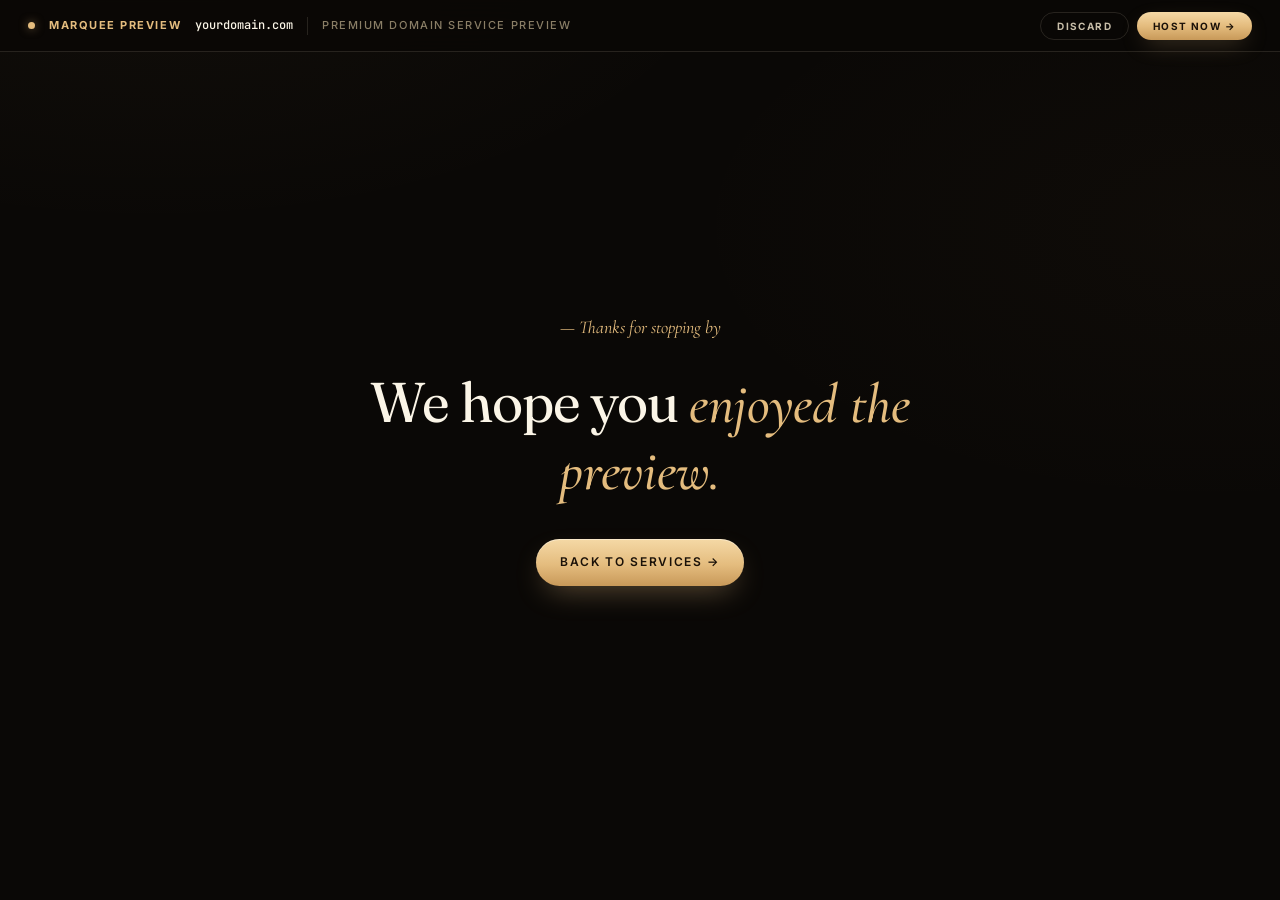
<file: monarque/preview.html>
<!DOCTYPE html>
<html lang="en">
<head>
<meta charset="UTF-8" />
<meta name="viewport" content="width=device-width, initial-scale=1.0" />
<title>MoneyTrainDomains · Marquee Domain Preview</title>
<meta name="robots" content="noindex" />
<link rel="preconnect" href="https://fonts.googleapis.com">
<link rel="preconnect" href="https://fonts.gstatic.com" crossorigin>
<link href="https://fonts.googleapis.com/css2?family=Instrument+Serif:ital,wght@0,400;1,400&family=Fraunces:ital,opsz,wght@0,9..144,300;0,9..144,400;0,9..144,500;0,9..144,600;0,9..144,700;0,9..144,800;1,9..144,300;1,9..144,400;1,9..144,500;1,9..144,600&family=Cormorant+Garamond:ital,wght@0,300;0,400;0,500;0,600;0,700;1,300;1,400;1,500;1,600&family=Inter:wght@300;400;500;600;700;800;900&family=JetBrains+Mono:wght@400;500&display=swap" rel="stylesheet">
<link rel="stylesheet" href="styles.css" />
<link rel="stylesheet" href="preview.css" />
</head>
<body class="preview-body">

<!-- Live-preview ribbon -->
<div class="preview-ribbon" id="previewRibbon">
  <div class="preview-ribbon__inner">
    <span class="preview-ribbon__dot"></span>
    <span class="preview-ribbon__label">Marquee Preview</span>
    <span class="preview-ribbon__domain" id="ribbonDomain">yourdomain.com</span>
    <span class="preview-ribbon__sep"></span>
    <span class="preview-ribbon__meta" id="ribbonType">Premium Domain Service Preview</span>
  </div>
  <div class="preview-ribbon__actions">
    <button class="preview-ribbon__btn preview-ribbon__btn--ghost" id="discardBtn">Discard</button>
    <button class="preview-ribbon__btn preview-ribbon__btn--primary" id="hostBtn">Host now →</button>
  </div>
</div>

<!-- Host-now overlay CTA (floats bottom-right) -->
<aside class="host-float" id="hostFloat">
  <div class="host-float__eye">Like what you see?</div>
  <div class="host-float__title">Let's make it <em>live.</em></div>
  <button class="host-float__btn" id="hostFloatBtn">Host now →</button>
</aside>

<!-- Render target -->
<main id="previewRoot"></main>

<!-- Empty state -->
<div class="preview-empty" id="previewEmpty" hidden>
  <div class="preview-empty__inner">
    <div class="preview-empty__eye">— Thanks for stopping by</div>
    <h1 class="preview-empty__title">
      We hope you <em>enjoyed the preview.</em>
    </h1>
    <a href="index.html#services" class="btn btn--gold" style="cursor:pointer;">Back to services →</a>
  </div>
</div>

<script src="preview.js"></script>
</body>
</html>
</file>
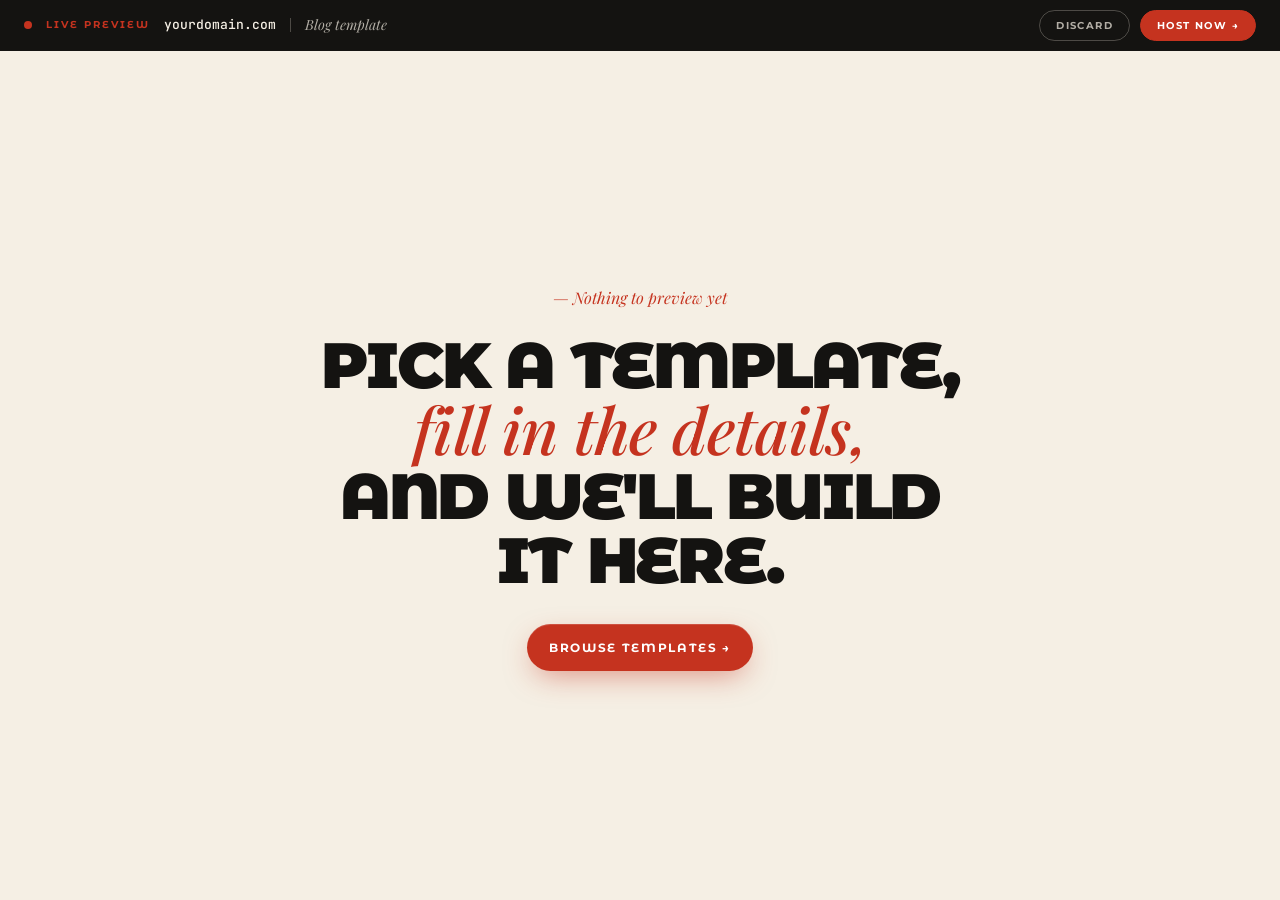
<file: rankora/preview.html>
<!DOCTYPE html>
<html lang="en">
<head>
<meta charset="UTF-8" />
<meta name="viewport" content="width=device-width, initial-scale=1.0" />
<title>AI-Smart Blog · Live Preview</title>
<meta name="robots" content="noindex" />
<link rel="preconnect" href="https://fonts.googleapis.com">
<link rel="preconnect" href="https://fonts.gstatic.com" crossorigin>
<link href="https://fonts.googleapis.com/css2?family=Playfair+Display:ital,wght@0,400;0,500;0,600;0,700;0,800;0,900;1,400;1,500;1,700&family=Montserrat:wght@300;400;500;600;700;800;900&family=JetBrains+Mono:wght@400;500&display=swap" rel="stylesheet">
<link rel="stylesheet" href="styles.css" />
<link rel="stylesheet" href="preview.css" />
</head>
<body class="preview-body">

<!-- Live-preview ribbon -->
<div class="preview-ribbon" id="previewRibbon">
  <div class="preview-ribbon__inner">
    <span class="preview-ribbon__dot"></span>
    <span class="preview-ribbon__label">Live preview</span>
    <span class="preview-ribbon__domain" id="ribbonDomain">yourdomain.com</span>
    <span class="preview-ribbon__sep"></span>
    <span class="preview-ribbon__meta" id="ribbonType">Blog template</span>
  </div>
  <div class="preview-ribbon__actions">
    <button class="preview-ribbon__btn preview-ribbon__btn--ghost" id="discardBtn">Discard</button>
    <button class="preview-ribbon__btn preview-ribbon__btn--primary" id="hostBtn">Host now →</button>
  </div>
</div>

<!-- Host-now overlay CTA (floats bottom-right) -->
<aside class="host-float" id="hostFloat">
  <div class="host-float__eye">Like what you see?</div>
  <div class="host-float__title">Let's make it <span class="serif-italic">permanent.</span></div>
  <button class="host-float__btn" id="hostFloatBtn">Host now →</button>
</aside>

<!-- Render target -->
<main id="previewRoot"></main>

<!-- Empty state -->
<div class="preview-empty" id="previewEmpty" hidden>
  <div class="preview-empty__inner">
    <div class="preview-empty__eye">— Nothing to preview yet</div>
    <h1 class="preview-empty__title">
      Pick a template,<br/>
      <span class="serif-italic">fill in the details,</span><br/>
      and we'll build it here.
    </h1>
    <a href="index.html#templates" class="btn btn--primary">Browse templates →</a>
  </div>
</div>

<script src="preview.js"></script>
</body>
</html>
</file>
<file: monarque/styles.css>
/* ==========================================================
   MONARQUE — Premium high-ticket promotion network
   Obsidian + champagne · Glassmorphic · Editorial
========================================================== */
:root {
  --bg: #0A0806;
  --bg-2: #100C09;
  --bg-3: #14100C;
  --surface: rgba(255, 245, 228, 0.045);
  --surface-2: rgba(255, 245, 228, 0.07);
  --line: rgba(255, 238, 210, 0.12);
  --line-strong: rgba(255, 238, 210, 0.2);

  --ink: #FBF5E7;
  --ink-mute: #C8BEA9;
  --ink-dim: #8A7E66;

  --gold: #E4BC7E;
  --gold-2: #F5D9A6;
  --gold-3: #C89959;
  --gold-soft: rgba(228, 188, 126, 0.14);
  --bronze: #C08A4F;

  --danger: #E07B5A;

  --serif: 'Fraunces', 'Cormorant Garamond', 'Times New Roman', serif;
  --serif-display: 'Fraunces', 'Instrument Serif', serif;
  --serif-italic: 'Cormorant Garamond', 'Instrument Serif', 'Fraunces', serif;
  --sans: 'Inter', -apple-system, BlinkMacSystemFont, sans-serif;
  --mono: 'JetBrains Mono', monospace;

  --container: 1280px;
  --ease: cubic-bezier(.22, .8, .2, 1);
}

/* ==========================================================
   Base
========================================================== */
*, *::before, *::after { box-sizing: border-box; }
html { scroll-behavior: smooth; }
body {
  margin: 0;
  font-family: var(--sans);
  background:
    radial-gradient(1100px 550px at 12% -8%, rgba(228, 188, 126, 0.035) 0%, transparent 55%),
    radial-gradient(900px 480px at 95% 25%, rgba(192, 138, 79, 0.028) 0%, transparent 60%),
    var(--bg);
  background-attachment: fixed;
  color: var(--ink);
  font-size: 16px;
  line-height: 1.55;
  -webkit-font-smoothing: antialiased;
  -moz-osx-font-smoothing: grayscale;
  overflow-x: hidden;
  cursor: none;
}
a { color: inherit; text-decoration: none; }
button { font-family: inherit; cursor: none; border: 0; background: none; color: inherit; }
img, svg { display: block; max-width: 100%; }
p { margin: 0; }
ul, ol { margin: 0; padding: 0; list-style: none; }
h1, h2, h3, h4 {
  margin: 0;
  font-weight: 700;
  letter-spacing: -0.02em;
  line-height: 1.05;
  color: var(--ink);
}

.container {
  width: 100%;
  max-width: var(--container);
  margin: 0 auto;
  padding: 0 32px;
}

em {
  font-family: var(--serif-italic);
  font-style: italic;
  font-weight: 500;
  color: var(--gold);
  letter-spacing: -0.005em;
}

.gold { color: var(--gold); }

/* Selection */
::selection { background: var(--gold); color: var(--bg); }

/* ==========================================================
   Ambient background
========================================================== */
.ambient {
  position: fixed;
  inset: 0;
  pointer-events: none;
  z-index: -1;
  overflow: hidden;
}
.ambient__orb {
  position: absolute;
  border-radius: 50%;
  filter: blur(120px);
  opacity: 0.35;
  transition: transform .3s ease-out;
}
.ambient__orb--a {
  width: 620px; height: 620px;
  top: -200px; left: -100px;
  background: radial-gradient(circle, rgba(228, 188, 126, 0.32) 0%, transparent 65%);
  opacity: 0.22;
}
.ambient__orb--b {
  width: 540px; height: 540px;
  top: 35%; right: -140px;
  background: radial-gradient(circle, rgba(192, 138, 79, 0.3) 0%, transparent 65%);
  opacity: 0.18;
}
.ambient__orb--c {
  width: 660px; height: 660px;
  bottom: -200px; left: 30%;
  background: radial-gradient(circle, rgba(228, 188, 126, 0.2) 0%, transparent 65%);
  opacity: 0.15;
}
.ambient__grain {
  position: absolute;
  inset: 0;
  background-image: url("data:image/svg+xml;utf8,<svg xmlns='http://www.w3.org/2000/svg' width='160' height='160'><filter id='n'><feTurbulence type='fractalNoise' baseFrequency='0.9' numOctaves='2' stitchTiles='stitch'/><feColorMatrix values='0 0 0 0 0 0 0 0 0 0 0 0 0 0 0 0 0 0 0.55 0'/></filter><rect width='160' height='160' filter='url(%23n)' opacity='0.22'/></svg>");
  opacity: 0.08;
  mix-blend-mode: overlay;
}

/* ==========================================================
   Custom cursor
========================================================== */
.cursor {
  position: fixed;
  top: 0; left: 0;
  width: 1px; height: 1px;
  pointer-events: none;
  z-index: 9999;
  mix-blend-mode: difference;
}
.cursor__dot {
  position: absolute;
  top: -3px; left: -3px;
  width: 6px; height: 6px;
  background: var(--gold);
  border-radius: 50%;
  transition: transform .18s var(--ease);
}
.cursor__ring {
  position: absolute;
  top: -18px; left: -18px;
  width: 36px; height: 36px;
  border: 1px solid var(--gold);
  border-radius: 50%;
  transition: transform .28s var(--ease), width .28s var(--ease), height .28s var(--ease), top .28s var(--ease), left .28s var(--ease), border-color .2s, background .2s;
}
.cursor.is-hover .cursor__ring {
  top: -34px; left: -34px;
  width: 68px; height: 68px;
  background: rgba(212, 175, 122, 0.15);
  border-color: var(--gold-2);
}
.cursor.is-hover .cursor__dot {
  transform: scale(0.25);
}
.cursor__label {
  position: absolute;
  top: 40px;
  left: 50%;
  transform: translate(-50%, -8px);
  padding: 4px 10px;
  background: var(--gold);
  color: var(--bg);
  font-size: 10px;
  font-weight: 700;
  letter-spacing: 0.16em;
  text-transform: uppercase;
  border-radius: 2px;
  opacity: 0;
  white-space: nowrap;
  transition: opacity .2s, transform .2s;
  pointer-events: none;
}
.cursor.is-label .cursor__label {
  opacity: 1;
  transform: translate(-50%, 0);
}
@media (hover: none) {
  body, button { cursor: auto; }
  .cursor { display: none; }
}

/* ==========================================================
   Page load
========================================================== */
.page-load {
  position: fixed;
  inset: 0;
  background:
    radial-gradient(900px 500px at 50% 50%, rgba(228, 188, 126, 0.06) 0%, transparent 70%),
    var(--bg);
  z-index: 9000;
  display: flex;
  align-items: center;
  justify-content: center;
  animation: pageOut 1.2s .8s var(--ease) forwards;
}
.page-load__word {
  display: flex;
  gap: 0.04em;
}
.page-load__word span {
  display: inline-block;
  font-family: var(--serif-italic);
  font-style: italic;
  font-size: clamp(24px, 4.6vw, 80px);
  font-weight: 500;
  line-height: 1.2;
  letter-spacing: -0.02em;
  color: var(--ink);
  opacity: 0;
  transform: translateY(26px);
  animation: loadLetter .6s var(--ease) forwards;
  padding: 0.1em 0;
}
.page-load__word span:nth-child(1)  { animation-delay: .050s; color: var(--gold); }
.page-load__word span:nth-child(2)  { animation-delay: .085s; color: var(--gold); }
.page-load__word span:nth-child(3)  { animation-delay: .120s; color: var(--gold); }
.page-load__word span:nth-child(4)  { animation-delay: .155s; color: var(--gold); }
.page-load__word span:nth-child(5)  { animation-delay: .190s; color: var(--gold); }
.page-load__word span:nth-child(6)  { animation-delay: .225s; color: var(--gold); }
.page-load__word span:nth-child(7)  { animation-delay: .260s; color: var(--gold); }
.page-load__word span:nth-child(8)  { animation-delay: .295s; color: var(--gold); }
.page-load__word span:nth-child(9)  { animation-delay: .330s; color: var(--gold); }
.page-load__word span:nth-child(10) { animation-delay: .365s; color: var(--gold); }
.page-load__word span:nth-child(11) { animation-delay: .400s; }
.page-load__word span:nth-child(12) { animation-delay: .435s; }
.page-load__word span:nth-child(13) { animation-delay: .470s; }
.page-load__word span:nth-child(14) { animation-delay: .505s; }
.page-load__word span:nth-child(15) { animation-delay: .540s; }
.page-load__word span:nth-child(16) { animation-delay: .575s; }
.page-load__word span:nth-child(17) { animation-delay: .610s; }
@keyframes loadLetter {
  to { opacity: 1; transform: translateY(0); }
}
@keyframes pageOut {
  to { opacity: 0; visibility: hidden; }
}

/* ==========================================================
   Scroll progress
========================================================== */
.scroll-progress {
  position: fixed;
  top: 0; left: 0;
  height: 2px;
  width: 0%;
  background: linear-gradient(90deg, var(--gold), var(--gold-2));
  z-index: 200;
  box-shadow: 0 0 20px rgba(212, 175, 122, 0.6);
  transition: width .08s linear;
}

/* ==========================================================
   Glass card
========================================================== */
.glass-card {
  position: relative;
  background:
    linear-gradient(135deg, rgba(255, 242, 220, 0.045) 0%, rgba(255, 242, 220, 0.015) 100%);
  border: 1px solid var(--line);
  border-radius: 18px;
  backdrop-filter: blur(22px) saturate(140%);
  -webkit-backdrop-filter: blur(22px) saturate(140%);
  overflow: hidden;
  transition: border-color .3s var(--ease), transform .3s var(--ease), box-shadow .3s var(--ease);
}
.glass-card::before {
  content: "";
  position: absolute;
  inset: 0;
  border-radius: inherit;
  background: linear-gradient(135deg, rgba(228, 188, 126, 0.22) 0%, transparent 30%, transparent 70%, rgba(228, 188, 126, 0.14) 100%);
  opacity: 0.7;
  pointer-events: none;
  mix-blend-mode: overlay;
}
.glass-card::after {
  content: "";
  position: absolute;
  inset: 0;
  border-radius: inherit;
  padding: 1px;
  background: linear-gradient(135deg, rgba(245, 217, 166, 0.5) 0%, rgba(255, 242, 220, 0.1) 40%, transparent 80%);
  -webkit-mask: linear-gradient(#000 0 0) content-box, linear-gradient(#000 0 0);
  -webkit-mask-composite: xor;
  mask-composite: exclude;
  pointer-events: none;
  opacity: 0.8;
}
.glass-card:hover {
  border-color: var(--line-strong);
}

/* ==========================================================
   Buttons
========================================================== */
.btn {
  display: inline-flex;
  align-items: center;
  justify-content: center;
  gap: 8px;
  padding: 14px 24px;
  font-family: var(--sans);
  font-size: 12px;
  font-weight: 600;
  letter-spacing: 0.14em;
  text-transform: uppercase;
  border-radius: 999px;
  transition: transform .22s var(--ease), background .22s var(--ease), color .22s var(--ease), box-shadow .22s var(--ease), border-color .22s;
  cursor: none;
  white-space: nowrap;
  position: relative;
}
.btn--gold {
  background: linear-gradient(180deg, var(--gold-2) 0%, var(--gold) 55%, var(--gold-3) 100%);
  color: #1a1108;
  box-shadow:
    inset 0 1px 0 rgba(255,255,255,0.4),
    0 12px 30px -10px rgba(212, 175, 122, 0.45);
}
.btn--gold:hover {
  transform: translateY(-2px);
  box-shadow:
    inset 0 1px 0 rgba(255,255,255,0.4),
    0 20px 50px -12px rgba(212, 175, 122, 0.7);
}
.btn--ghost {
  background: rgba(255, 255, 255, 0.04);
  color: var(--ink);
  border: 1px solid var(--line-strong);
  backdrop-filter: blur(10px);
}
.btn--ghost:hover {
  background: rgba(255, 255, 255, 0.08);
  border-color: var(--gold);
  color: var(--gold-2);
}
.btn--xl { padding: 18px 30px; font-size: 13px; }
.btn--sm { padding: 10px 16px; font-size: 10px; }
.btn--block { display: flex; width: 100%; }

/* ==========================================================
   Chips
========================================================== */
.chip {
  display: inline-flex;
  align-items: center;
  padding: 3px 10px;
  font-size: 10px;
  font-weight: 600;
  letter-spacing: 0.12em;
  text-transform: uppercase;
  border-radius: 999px;
  font-family: var(--mono);
}
.chip--gold {
  background: var(--gold-soft);
  color: var(--gold);
  border: 1px solid rgba(212, 175, 122, 0.3);
}
.chip--soft {
  background: rgba(255,255,255,0.05);
  color: var(--ink-mute);
  border: 1px solid var(--line);
}

/* ==========================================================
   Nav
========================================================== */
.nav {
  position: sticky;
  top: 0;
  z-index: 100;
  background: rgba(22, 17, 12, 0.55);
  backdrop-filter: blur(24px) saturate(140%);
  -webkit-backdrop-filter: blur(24px) saturate(140%);
  border-bottom: 1px solid transparent;
  transition: border-color .3s var(--ease), background .3s var(--ease);
}
.nav.is-scrolled {
  border-bottom-color: var(--line);
  background: rgba(28, 23, 18, 0.82);
}
.nav__inner {
  display: flex;
  align-items: center;
  justify-content: space-between;
  height: 80px;
}
.brand {
  display: inline-flex;
  align-items: center;
  gap: 10px;
  font-family: var(--serif-italic);
  font-style: italic;
  font-weight: 500;
  font-size: 24px;
  letter-spacing: -0.005em;
  color: var(--ink);
}
.brand--lg { font-size: 32px; }
.brand__mark { color: var(--gold); display: inline-flex; }
.brand__text { color: var(--ink); }

.nav__links {
  display: flex;
  gap: 40px;
}
.nav__links a {
  font-size: 11px;
  font-weight: 600;
  letter-spacing: 0.18em;
  text-transform: uppercase;
  color: var(--ink-mute);
  position: relative;
  transition: color .2s;
}
.nav__links a::after {
  content: "";
  position: absolute;
  bottom: -6px; left: 0;
  height: 1px;
  width: 0;
  background: var(--gold);
  transition: width .3s var(--ease);
}
.nav__links a:hover { color: var(--ink); }
.nav__links a:hover::after { width: 100%; }

.nav__toggle {
  display: none;
  flex-direction: column;
  gap: 5px;
  padding: 8px;
}
.nav__toggle span { width: 22px; height: 1.5px; background: var(--ink); }

/* ==========================================================
   HERO
========================================================== */
.hero {
  position: relative;
  padding: 100px 0 120px;
  overflow: hidden;
}
.hero__inner {
  position: relative;
  max-width: 1080px;
}
.hero__eye {
  display: inline-flex;
  align-items: center;
  gap: 8px;
  padding: 8px 16px;
  background: rgba(212, 175, 122, 0.1);
  border: 1px solid rgba(212, 175, 122, 0.3);
  border-radius: 999px;
  font-size: 11px;
  font-weight: 600;
  letter-spacing: 0.14em;
  text-transform: uppercase;
  color: var(--gold);
  margin-bottom: 36px;
}
.hero__eye-dot {
  width: 7px; height: 7px;
  background: var(--gold);
  border-radius: 50%;
  box-shadow: 0 0 0 0 rgba(212, 175, 122, 0.5);
  animation: pulseGold 2s infinite;
}
@keyframes pulseGold {
  0% { box-shadow: 0 0 0 0 rgba(212, 175, 122, 0.5); }
  70% { box-shadow: 0 0 0 10px rgba(212, 175, 122, 0); }
  100% { box-shadow: 0 0 0 0 rgba(212, 175, 122, 0); }
}

.hero__title {
  font-family: var(--serif-display);
  font-weight: 400;
  font-size: clamp(44px, 6.6vw, 104px);
  letter-spacing: -0.025em;
  line-height: 1.1;
  margin-bottom: 36px;
  color: var(--ink);
  padding-bottom: 0.1em;
}
.hero__title .line {
  display: block;
  padding: 0.08em 0 0.18em;
}
.hero__title em {
  font-family: var(--serif-italic);
  font-size: 0.94em;
  line-height: 1.12;
  font-weight: 500;
}
.hero__title-strike {
  position: relative;
  display: inline-block;
  color: var(--ink-mute);
  font-family: var(--serif-italic);
  font-style: italic;
  font-weight: 500;
}
.hero__title-strike::after {
  content: "";
  position: absolute;
  left: -3%; right: -3%;
  top: 55%;
  height: 3px;
  background: var(--gold);
  transform: rotate(-3deg);
  border-radius: 2px;
}

.hero__deck {
  max-width: 680px;
  font-size: 18px;
  line-height: 1.6;
  color: var(--ink-mute);
  margin-bottom: 44px;
}
.hero__deck strong {
  color: var(--ink);
  font-weight: 600;
}
.hero__cta {
  display: flex;
  gap: 14px;
  align-items: center;
  flex-wrap: wrap;
  margin-bottom: 80px;
}

.hero__panel {
  max-width: 980px;
  position: relative;
}
.hero__panel-card {
  padding: 32px;
}
.hero__panel-head {
  display: flex;
  justify-content: space-between;
  align-items: flex-start;
  gap: 20px;
  margin-bottom: 26px;
  padding-bottom: 24px;
  border-bottom: 1px solid var(--line);
}
.hero__panel-label {
  font-size: 10px;
  font-weight: 600;
  letter-spacing: 0.2em;
  text-transform: uppercase;
  color: var(--ink-dim);
  margin-bottom: 8px;
}
.hero__panel-title {
  font-family: var(--serif-display);
  font-weight: 400;
  font-size: 26px;
  letter-spacing: -0.015em;
  color: var(--ink);
  line-height: 1.2;
}
.hero__panel-live {
  display: inline-flex;
  align-items: center;
  gap: 7px;
  padding: 6px 12px;
  background: rgba(212, 175, 122, 0.1);
  border: 1px solid rgba(212, 175, 122, 0.3);
  border-radius: 999px;
  font-family: var(--mono);
  font-size: 10px;
  font-weight: 600;
  letter-spacing: 0.14em;
  color: var(--gold);
  white-space: nowrap;
}
.hero__panel-dot {
  width: 7px; height: 7px;
  background: var(--gold);
  border-radius: 50%;
  animation: pulseGold 2s infinite;
}

.hero__panel-grid {
  display: grid;
  grid-template-columns: repeat(2, 1fr);
  gap: 14px;
  margin-bottom: 20px;
}
.hero__panel-item {
  padding: 16px;
  background: rgba(255,255,255,0.03);
  border: 1px solid var(--line);
  border-radius: 10px;
  transition: background .25s, border-color .25s;
}
.hero__panel-item:hover {
  background: rgba(212, 175, 122, 0.04);
  border-color: rgba(212, 175, 122, 0.25);
}
.hero__panel-item-top {
  display: flex;
  justify-content: space-between;
  align-items: center;
  margin-bottom: 8px;
  gap: 10px;
}
.hero__panel-item-dom {
  font-family: var(--mono);
  font-size: 13px;
  font-weight: 500;
  color: var(--ink);
}
.hero__panel-item-meta {
  display: flex;
  justify-content: space-between;
  align-items: center;
  gap: 10px;
}
.hero__panel-item-meta > span:first-child {
  font-size: 12px;
  color: var(--ink-mute);
}
.hero__panel-foot {
  display: flex;
  justify-content: space-between;
  gap: 10px;
  padding-top: 20px;
  border-top: 1px solid var(--line);
  font-size: 11px;
  letter-spacing: 0.1em;
  text-transform: uppercase;
  color: var(--ink-dim);
}
.hero__panel-foot-label { color: var(--gold); }

.hero__badges {
  display: flex;
  flex-wrap: wrap;
  gap: 32px;
  margin-top: 40px;
  font-size: 13px;
  color: var(--ink-mute);
}
.hero__badges span { color: var(--gold); margin-right: 8px; }

/* ==========================================================
   Trust logos
========================================================== */
.trust {
  padding: 44px 0;
  border-top: 1px solid var(--line);
  border-bottom: 1px solid var(--line);
  background: rgba(11, 8, 5, 0.35);
  backdrop-filter: blur(10px);
}
.trust__label {
  text-align: center;
  font-size: 11px;
  font-weight: 600;
  letter-spacing: 0.2em;
  text-transform: uppercase;
  color: var(--ink-dim);
  margin-bottom: 26px;
}
.trust__label::before { content: ""; }
.trust__row {
  display: flex;
  justify-content: space-around;
  align-items: center;
  gap: 40px;
  flex-wrap: wrap;
  opacity: 0.7;
}
.trust__row span {
  font-family: var(--serif-display);
  font-size: 20px;
  letter-spacing: 0.1em;
  color: var(--ink-mute);
  white-space: nowrap;
}
.trust__row span em {
  font-family: var(--serif-italic);
  font-size: 1em;
  color: var(--gold);
  font-style: italic;
  letter-spacing: 0;
  font-weight: 500;
}

/* ==========================================================
   Section heads
========================================================== */
.eyebrow {
  display: inline-block;
  font-family: var(--serif-italic);
  font-style: italic;
  font-size: 20px;
  color: var(--gold);
  margin-bottom: 24px;
  font-weight: 500;
  letter-spacing: 0;
}
.section-head {
  text-align: center;
  max-width: 820px;
  margin: 0 auto 72px;
}
.section-head--left {
  text-align: left;
  margin-left: 0;
  max-width: 640px;
}
.section-head__title {
  font-family: var(--serif-display);
  font-weight: 400;
  font-size: clamp(36px, 4.8vw, 72px);
  letter-spacing: -0.025em;
  line-height: 1.1;
  margin-bottom: 24px;
  color: var(--ink);
  padding-bottom: 0.1em;
}
.section-head__title .line {
  display: block;
  padding: 0.06em 0 0.16em;
}
.section-head__sub {
  font-size: 18px;
  color: var(--ink-mute);
  max-width: 620px;
  margin: 0 auto;
  line-height: 1.55;
}
.section-head--left .section-head__sub { margin: 0; }

/* ==========================================================
   TRUTH / competitor hook
========================================================== */
.truth {
  padding: 140px 0;
  position: relative;
}
.truth__head {
  text-align: center;
  max-width: 920px;
  margin: 0 auto 84px;
}
.truth__title {
  font-family: var(--serif-display);
  font-weight: 400;
  font-size: clamp(40px, 5.4vw, 84px);
  letter-spacing: -0.025em;
  line-height: 1.1;
  padding-bottom: 0.1em;
}
.truth__title .line {
  display: block;
  padding: 0.06em 0 0.16em;
}

.truth__grid {
  display: grid;
  grid-template-columns: repeat(2, 1fr);
  gap: 20px;
}
.truth-stat {
  padding: 44px 36px;
  display: flex;
  gap: 28px;
  align-items: flex-start;
}
.truth-stat__num {
  font-family: var(--serif-display);
  font-weight: 400;
  font-size: 96px;
  line-height: 0.85;
  letter-spacing: -0.04em;
  color: var(--gold);
  flex-shrink: 0;
}
.truth-stat__suffix {
  font-family: var(--serif-display);
  font-style: italic;
  font-size: 48px;
  color: var(--gold-2);
  align-self: flex-start;
  margin-top: 6px;
}
.truth-stat__body { flex: 1; }
.truth-stat__body h3 {
  font-family: var(--sans);
  font-size: 20px;
  font-weight: 600;
  line-height: 1.3;
  margin-bottom: 10px;
  color: var(--ink);
}
.truth-stat__body p {
  font-size: 14px;
  color: var(--ink-mute);
  line-height: 1.5;
}

.truth__note {
  margin-top: 80px;
  text-align: center;
  max-width: 680px;
  margin-left: auto;
  margin-right: auto;
}
.truth__note-quote {
  font-family: var(--serif-italic);
  font-style: italic;
  font-weight: 500;
  font-size: clamp(24px, 2.6vw, 36px);
  line-height: 1.4;
  color: var(--ink);
  margin-bottom: 18px;
  padding-bottom: 0.1em;
}
.truth__note-sig {
  font-size: 12px;
  font-weight: 600;
  letter-spacing: 0.16em;
  text-transform: uppercase;
  color: var(--gold);
}

/* ==========================================================
   Marquee
========================================================== */
.marquee {
  padding: 36px 0;
  background: rgba(11, 8, 5, 0.45);
  border-top: 1px solid var(--line);
  border-bottom: 1px solid var(--line);
  overflow: hidden;
}
.marquee__track {
  display: flex;
  gap: 48px;
  width: max-content;
  white-space: nowrap;
  animation: marqueeScroll 50s linear infinite;
  align-items: center;
  font-family: var(--serif-italic);
  font-size: 40px;
  line-height: 1.2;
  font-weight: 500;
  letter-spacing: -0.005em;
  color: var(--ink);
  will-change: transform;
  padding: 0.15em 0;
}
.marquee__track span { font-style: italic; }
.marquee__track em {
  color: var(--gold);
  font-size: 24px;
  font-style: normal;
  font-family: var(--sans);
}
.marquee:hover .marquee__track { animation-play-state: paused; }
@keyframes marqueeScroll {
  from { transform: translate3d(0, 0, 0); }
  to   { transform: translate3d(-50%, 0, 0); }
}

/* ==========================================================
   HOW
========================================================== */
.how {
  padding: 140px 0;
}
.how__steps {
  display: grid;
  grid-template-columns: repeat(3, 1fr);
  gap: 20px;
}
.how-step {
  padding: 44px 36px;
  transition: transform .3s var(--ease), border-color .3s;
}
.how-step:hover {
  transform: translateY(-6px);
}
.how-step__num {
  font-family: var(--serif-display);
  font-weight: 400;
  font-size: 64px;
  line-height: 1;
  color: var(--gold);
  margin-bottom: 24px;
}
.how-step h3 {
  font-family: var(--serif-display);
  font-weight: 400;
  font-size: 28px;
  letter-spacing: -0.015em;
  line-height: 1.2;
  margin-bottom: 14px;
  color: var(--ink);
  padding-bottom: 0.05em;
}
.how-step p {
  font-size: 15px;
  color: var(--ink-mute);
  line-height: 1.55;
}

/* ==========================================================
   SERVICES
========================================================== */
.services {
  padding: 140px 0;
  position: relative;
}
.services__grid {
  display: grid;
  grid-template-columns: repeat(3, 1fr);
  gap: 20px;
  align-items: stretch;
}
.service-card {
  padding: 40px 32px;
  display: flex;
  flex-direction: column;
  position: relative;
  transition: transform .35s var(--ease), border-color .3s;
}
.service-card:hover {
  transform: translateY(-6px);
}
.service-card--featured {
  background:
    linear-gradient(135deg, rgba(212, 175, 122, 0.12) 0%, rgba(212, 175, 122, 0.04) 60%, rgba(255,255,255,0.03) 100%);
  border-color: rgba(212, 175, 122, 0.35);
}
.service-card--featured::before {
  background: linear-gradient(135deg, rgba(212,175,122,0.4) 0%, transparent 40%, transparent 70%, rgba(212,175,122,0.25) 100%);
  opacity: 0.8;
}
.service-card__badge {
  position: absolute;
  top: 20px; right: 20px;
  padding: 5px 12px;
  background: var(--gold);
  color: #1a1108;
  font-size: 9px;
  font-weight: 700;
  letter-spacing: 0.18em;
  text-transform: uppercase;
  border-radius: 2px;
}
.service-card__badge--comp {
  background: transparent;
  color: var(--gold);
  border: 1px solid var(--gold);
}
.service-card__label {
  font-family: var(--mono);
  font-size: 10px;
  font-weight: 600;
  letter-spacing: 0.18em;
  color: var(--ink-dim);
  margin-bottom: 20px;
  text-transform: uppercase;
  padding-right: 110px;
}
.service-card__title {
  font-family: var(--serif-display);
  font-weight: 400;
  font-size: 32px;
  letter-spacing: -0.02em;
  line-height: 1.15;
  margin-bottom: 16px;
  color: var(--ink);
  padding-bottom: 0.06em;
}
.service-card__lead {
  font-size: 15px;
  color: var(--ink-mute);
  line-height: 1.55;
  margin-bottom: 24px;
}
.service-card__list {
  display: flex;
  flex-direction: column;
  gap: 10px;
  margin-bottom: 28px;
  flex: 1;
}
.service-card__list li {
  font-size: 13px;
  color: var(--ink);
  padding-left: 20px;
  position: relative;
  line-height: 1.5;
}
.service-card__list li::before {
  content: "◆";
  position: absolute;
  left: 0;
  color: var(--gold);
  font-size: 10px;
  top: 3px;
}
.service-card__foot {
  display: flex;
  justify-content: space-between;
  align-items: baseline;
  padding: 16px 0;
  border-top: 1px solid var(--line);
  margin-bottom: 18px;
}
.service-card__from {
  font-size: 10px;
  font-weight: 600;
  letter-spacing: 0.16em;
  text-transform: uppercase;
  color: var(--ink-dim);
}
.service-card__price {
  font-family: var(--serif-display);
  font-size: 22px;
  color: var(--gold);
  font-weight: 400;
}
.service-card__price--free {
  font-style: italic;
  font-size: 20px;
}

/* ==========================================================
   NETWORK / portfolio
========================================================== */
.network {
  padding: 140px 0;
}
.network__inner { position: relative; }
.network__grid {
  display: grid;
  grid-template-columns: repeat(3, 1fr);
  gap: 18px;
  margin-top: 60px;
}
.network-card {
  padding: 28px 26px;
  transition: transform .3s var(--ease);
}
.network-card:hover { transform: translateY(-4px); }
.network-card__head {
  display: flex;
  justify-content: space-between;
  align-items: center;
  margin-bottom: 18px;
}
.network-card__vertical {
  font-size: 10px;
  font-weight: 600;
  letter-spacing: 0.16em;
  text-transform: uppercase;
  color: var(--ink-dim);
}
.network-card__domain {
  font-family: var(--mono);
  font-size: 22px;
  font-weight: 500;
  color: var(--ink);
  margin-bottom: 22px;
  letter-spacing: -0.01em;
  word-break: break-all;
}
.network-card__stats {
  display: grid;
  grid-template-columns: repeat(4, 1fr);
  gap: 8px;
  padding-top: 18px;
  border-top: 1px solid var(--line);
}
.network-card__stats > div {
  display: flex;
  flex-direction: column;
  gap: 2px;
}
.network-card__stats span {
  font-size: 9px;
  font-weight: 600;
  letter-spacing: 0.16em;
  text-transform: uppercase;
  color: var(--ink-dim);
}
.network-card__stats strong {
  font-family: var(--serif-display);
  font-size: 16px;
  font-weight: 400;
  color: var(--ink);
  letter-spacing: -0.01em;
}
.network-card--more {
  display: flex;
  flex-direction: column;
  justify-content: center;
  align-items: flex-start;
  background:
    linear-gradient(135deg, rgba(212, 175, 122, 0.1) 0%, rgba(212, 175, 122, 0.03) 100%);
  border-color: rgba(212, 175, 122, 0.3);
  gap: 16px;
}
.network-card__more-num {
  font-family: var(--serif-display);
  font-size: 52px;
  line-height: 0.95;
  color: var(--gold);
  letter-spacing: -0.03em;
}
.network-card__more-text {
  font-size: 13px;
  color: var(--ink-mute);
  line-height: 1.5;
}

/* ==========================================================
   PROOF
========================================================== */
.proof {
  padding: 140px 0;
}
.proof__grid {
  display: grid;
  grid-template-columns: repeat(2, 1fr);
  gap: 20px;
}
.proof-card {
  padding: 44px 36px;
}
.proof-card__industry {
  font-size: 10px;
  font-weight: 700;
  letter-spacing: 0.2em;
  text-transform: uppercase;
  color: var(--gold);
  margin-bottom: 24px;
}
.proof-card__head {
  display: grid;
  grid-template-columns: repeat(2, 1fr);
  gap: 20px;
  margin-bottom: 28px;
  padding-bottom: 28px;
  border-bottom: 1px solid var(--line);
}
.proof-card__big {
  font-family: var(--serif-display);
  font-size: 52px;
  font-weight: 400;
  line-height: 0.95;
  letter-spacing: -0.03em;
  color: var(--ink);
  margin-bottom: 6px;
}
.proof-card__lbl {
  font-size: 11px;
  font-weight: 600;
  letter-spacing: 0.14em;
  text-transform: uppercase;
  color: var(--ink-mute);
}
.proof-card blockquote {
  margin: 0 0 18px;
  font-family: var(--serif-italic);
  font-style: italic;
  font-weight: 500;
  font-size: 22px;
  line-height: 1.5;
  color: var(--ink);
  padding-bottom: 0.1em;
}
.proof-card__by {
  font-size: 11px;
  font-weight: 600;
  letter-spacing: 0.14em;
  text-transform: uppercase;
  color: var(--ink-dim);
}
.proof__strip {
  margin-top: 60px;
  padding: 30px 0;
  display: grid;
  grid-template-columns: repeat(4, 1fr);
  gap: 20px;
  border-top: 1px solid var(--line);
  border-bottom: 1px solid var(--line);
  text-align: center;
}
.proof__strip-stat strong {
  display: block;
  font-family: var(--serif-display);
  font-weight: 400;
  font-size: 34px;
  color: var(--gold);
  line-height: 1;
  letter-spacing: -0.02em;
  margin-bottom: 6px;
}
.proof__strip-stat span {
  font-size: 11px;
  font-weight: 600;
  letter-spacing: 0.14em;
  text-transform: uppercase;
  color: var(--ink-mute);
}

/* ==========================================================
   FAQ
========================================================== */
.faq {
  padding: 140px 0;
}
.faq__inner {
  display: grid;
  grid-template-columns: 380px 1fr;
  gap: 80px;
  align-items: start;
}
.faq__list {
  display: flex;
  flex-direction: column;
  border-top: 1px solid var(--line);
}
.faq__item {
  border-bottom: 1px solid var(--line);
  transition: border-color .2s;
}
.faq__item[open] { border-color: var(--gold-soft); }
.faq__item summary {
  list-style: none;
  padding: 26px 0;
  cursor: none;
  display: flex;
  justify-content: space-between;
  gap: 20px;
  font-family: var(--serif-display);
  font-weight: 400;
  font-size: 22px;
  letter-spacing: -0.01em;
  line-height: 1.3;
  color: var(--ink);
  transition: color .15s;
}
.faq__item summary::-webkit-details-marker { display: none; }
.faq__plus {
  font-family: var(--sans);
  font-size: 22px;
  color: var(--gold);
  font-weight: 300;
  flex-shrink: 0;
  transition: transform .3s var(--ease);
}
.faq__item[open] .faq__plus { transform: rotate(45deg); }
.faq__item summary:hover { color: var(--gold-2); }
.faq__item p {
  padding: 0 0 26px;
  font-size: 15px;
  line-height: 1.65;
  color: var(--ink-mute);
  max-width: 680px;
}

/* ==========================================================
   CONTACT
========================================================== */
.contact {
  padding: 80px 0 140px;
}
.contact__card {
  padding: 80px 60px;
  position: relative;
}
.contact__card::after {
  display: none;
}
.contact__eye {
  font-family: var(--serif-display);
  font-style: italic;
  font-size: 16px;
  color: var(--gold);
  margin-bottom: 20px;
  text-align: center;
}
.contact__title {
  text-align: center;
  font-family: var(--serif-display);
  font-weight: 400;
  font-size: clamp(36px, 4.8vw, 72px);
  letter-spacing: -0.025em;
  line-height: 1.1;
  margin-bottom: 22px;
  padding-bottom: 0.1em;
}
.contact__title .line {
  display: block;
  padding: 0.06em 0 0.16em;
}
.contact__sub {
  text-align: center;
  font-size: 17px;
  color: var(--ink-mute);
  max-width: 560px;
  margin: 0 auto 48px;
  line-height: 1.55;
}
.contact__form {
  max-width: 640px;
  margin: 0 auto;
}
.contact__fields { display: flex; flex-direction: column; gap: 18px; }
.contact__row {
  display: grid;
  grid-template-columns: repeat(2, 1fr);
  gap: 14px;
}
.contact__form label {
  display: flex;
  flex-direction: column;
  gap: 8px;
}
.contact__form span {
  font-size: 11px;
  font-weight: 600;
  letter-spacing: 0.16em;
  text-transform: uppercase;
  color: var(--ink-mute);
}
.contact__form input,
.contact__form select,
.contact__form textarea {
  padding: 14px 16px;
  background: rgba(255,255,255,0.03);
  border: 1px solid var(--line);
  border-radius: 10px;
  color: var(--ink);
  font-family: var(--sans);
  font-size: 15px;
  transition: border-color .2s, background .2s;
  cursor: none;
}
.contact__form input:focus,
.contact__form select:focus,
.contact__form textarea:focus {
  outline: none;
  border-color: var(--gold);
  background: rgba(212, 175, 122, 0.04);
}
.contact__form textarea { resize: vertical; min-height: 120px; font-family: inherit; }
.contact__meta {
  text-align: center;
  font-size: 11px;
  font-weight: 600;
  letter-spacing: 0.14em;
  text-transform: uppercase;
  color: var(--ink-dim);
  margin-top: 14px;
}
.contact__success {
  text-align: center;
  padding: 40px 0;
}
.contact__success-mark {
  font-size: 48px;
  color: var(--gold);
  margin-bottom: 16px;
}
.contact__success h3 {
  font-family: var(--serif-display);
  font-weight: 400;
  font-size: 36px;
  margin-bottom: 12px;
  color: var(--ink);
}
.contact__success p {
  color: var(--ink-mute);
  font-size: 15px;
  line-height: 1.55;
  max-width: 440px;
  margin: 0 auto;
}

/* ==========================================================
   Footer
========================================================== */
.footer {
  background: linear-gradient(180deg, var(--bg-2) 0%, var(--bg) 100%);
  border-top: 1px solid var(--line);
  padding: 80px 0 0;
}
.footer__top {
  display: grid;
  grid-template-columns: 1.3fr 2fr;
  gap: 60px;
  padding-bottom: 60px;
  border-bottom: 1px solid var(--line);
}
.footer__brand p {
  margin-top: 20px;
  font-family: var(--serif-italic);
  font-style: italic;
  font-weight: 500;
  color: var(--ink-mute);
  max-width: 340px;
  font-size: 18px;
  line-height: 1.5;
  padding-bottom: 0.1em;
}
.footer__cols {
  display: grid;
  grid-template-columns: repeat(3, 1fr);
  gap: 32px;
}
.footer__cols h4 {
  font-family: var(--serif-italic);
  font-style: italic;
  font-weight: 500;
  font-size: 18px;
  color: var(--gold);
  margin-bottom: 18px;
}
.footer__cols a {
  display: block;
  font-size: 14px;
  color: var(--ink-mute);
  padding: 7px 0;
  transition: color .15s;
}
.footer__cols a:hover { color: var(--ink); }

.footer__word {
  font-family: var(--serif-italic);
  font-weight: 500;
  font-size: clamp(100px, 22vw, 320px);
  text-align: center;
  letter-spacing: -0.04em;
  line-height: 1;
  padding: 50px 0 40px;
  background: linear-gradient(180deg, rgba(228, 188, 126, 0.3) 0%, rgba(228, 188, 126, 0) 80%);
  -webkit-background-clip: text;
  background-clip: text;
  color: transparent;
  user-select: none;
  font-style: italic;
}

.footer__bottom {
  display: flex;
  justify-content: space-between;
  gap: 16px;
  flex-wrap: wrap;
  padding: 26px 0;
  border-top: 1px solid var(--line);
  font-size: 11px;
  font-weight: 600;
  letter-spacing: 0.16em;
  text-transform: uppercase;
  color: var(--ink-dim);
}

/* ==========================================================
   Reveal
========================================================== */
[data-reveal] {
  opacity: 0;
  transform: translateY(24px);
  transition: opacity .8s var(--ease), transform .8s var(--ease);
}
[data-reveal].is-in {
  opacity: 1;
  transform: translateY(0);
}

[data-split-word] .word-wrap {
  display: inline-block;
  vertical-align: baseline;
  padding: 0.12em 0.02em 0.22em;
  margin: -0.12em -0.02em -0.22em;
  overflow: hidden;
}
[data-split-word] .word-wrap > span,
[data-split-word] .word-wrap > em,
[data-split-word] .word-wrap > .hero__title-strike,
[data-split-word] .word-wrap > .gold {
  display: inline-block;
  transform: translateY(110%);
  opacity: 0;
  transition: transform 1s var(--ease), opacity .8s var(--ease);
}
[data-split-word].is-in .word-wrap > span,
[data-split-word].is-in .word-wrap > em,
[data-split-word].is-in .word-wrap > .hero__title-strike,
[data-split-word].is-in .word-wrap > .gold {
  transform: translateY(0);
  opacity: 1;
}

/* ==========================================================
   Responsive
========================================================== */
@media (max-width: 1100px) {
  .nav__links { display: none; }
  .hero__panel-grid { grid-template-columns: 1fr; }
  .truth__grid { grid-template-columns: 1fr; }
  .how__steps { grid-template-columns: 1fr; }
  .services__grid { grid-template-columns: 1fr; max-width: 520px; margin: 0 auto; }
  .service-card--featured { order: -1; }
  .network__grid { grid-template-columns: repeat(2, 1fr); }
  .proof__grid { grid-template-columns: 1fr; }
  .proof__strip { grid-template-columns: repeat(2, 1fr); }
  .faq__inner { grid-template-columns: 1fr; gap: 40px; }
  .footer__top { grid-template-columns: 1fr; gap: 40px; }
  .footer__cols { grid-template-columns: repeat(3, 1fr); }
  .truth-stat { flex-direction: column; gap: 12px; }
  .truth-stat__num { font-size: 72px; }
}

@media (max-width: 700px) {
  .container { padding: 0 20px; }
  .hero { padding: 60px 0 80px; }
  .hero__title { font-size: clamp(36px, 10vw, 64px); }
  .hero__panel-card { padding: 22px; }
  .hero__panel-title { font-size: 20px; }
  .hero__cta { flex-direction: column; align-items: stretch; }
  .hero__cta .btn { width: 100%; }
  .hero__badges { flex-direction: column; gap: 10px; }
  .truth, .how, .services, .network, .proof, .faq, .contact { padding: 80px 0; }
  .truth-stat { padding: 32px 24px; }
  .service-card { padding: 32px 24px; }
  .section-head { margin-bottom: 48px; }
  .section-head__title { font-size: clamp(34px, 8vw, 56px); }
  .network__grid { grid-template-columns: 1fr; }
  .proof-card__head { grid-template-columns: 1fr; gap: 20px; }
  .proof__strip { grid-template-columns: 1fr; gap: 20px; padding: 24px 0; }
  .contact__card { padding: 48px 24px; }
  .contact__row { grid-template-columns: 1fr; }
  .footer__cols { grid-template-columns: 1fr; gap: 24px; }
  .footer__bottom { font-size: 10px; }
  .marquee__track { font-size: 24px; gap: 32px; }
  .marquee__track em { font-size: 18px; }
  .trust__row { gap: 24px; }
  .trust__row span { font-size: 14px; }
}

/* ==========================================================
   MARQUEE ONBOARDING MODAL
========================================================== */
.mq-modal {
  position: fixed; inset: 0; z-index: 9000;
  display: flex; align-items: center; justify-content: center;
  padding: 32px;
  opacity: 0; visibility: hidden;
  transition: opacity .35s var(--ease), visibility .35s;
}
.mq-modal.is-open { opacity: 1; visibility: visible; }
.mq-modal__backdrop {
  position: absolute; inset: 0;
  background: rgba(5,4,3,0.85);
  backdrop-filter: blur(12px); -webkit-backdrop-filter: blur(12px);
}
.mq-modal__panel {
  position: relative; z-index: 1;
  width: 100%; max-width: 680px; max-height: 90vh;
  overflow-y: auto;
  background:
    linear-gradient(135deg, rgba(255,242,220,0.045) 0%, rgba(255,242,220,0.015) 100%);
  border: 1px solid var(--line);
  border-radius: 22px;
  backdrop-filter: blur(28px) saturate(140%);
  -webkit-backdrop-filter: blur(28px) saturate(140%);
  padding: 48px 44px;
  transform: translateY(20px) scale(0.97);
  transition: transform .4s var(--ease);
  box-shadow: 0 40px 80px rgba(0,0,0,0.5);
}
.mq-modal.is-open .mq-modal__panel { transform: translateY(0) scale(1); }
.mq-modal__close {
  position: absolute; top: 20px; right: 20px;
  width: 36px; height: 36px; border-radius: 50%;
  display: flex; align-items: center; justify-content: center;
  background: rgba(255,255,255,0.05); border: 1px solid var(--line);
  color: var(--ink-mute); font-size: 16px; cursor: pointer;
  transition: all .2s;
}
.mq-modal__close:hover { border-color: var(--gold); color: var(--gold); }

.mq-modal__head { margin-bottom: 36px; }
.mq-modal__eye {
  font-family: var(--serif-italic); font-style: italic;
  font-size: 16px; color: var(--gold); margin-bottom: 16px;
}
.mq-modal__title {
  font-family: var(--serif-display); font-weight: 400;
  font-size: clamp(28px, 4vw, 40px); letter-spacing: -0.02em;
  line-height: 1.15; margin-bottom: 12px;
}
.mq-modal__title em { font-family: var(--serif-italic); color: var(--gold); font-style: italic; }
.mq-modal__sub {
  font-size: 15px; color: var(--ink-mute); line-height: 1.55; max-width: 520px;
}
.mq-modal__sub em { font-size: 1em; }
.mq-modal__steps {
  display: flex; align-items: center; gap: 12px; margin-top: 24px;
  font-size: 10px; font-weight: 600; letter-spacing: 0.16em; text-transform: uppercase;
  color: var(--ink-dim);
}
.mq-modal__step.is-active { color: var(--gold); }
.mq-modal__step-sep {
  width: 24px; height: 1px; background: var(--line);
}

/* ── Form ── */
.mq-form { display: flex; flex-direction: column; gap: 16px; }
.mq-form__heading {
  display: flex; align-items: center; gap: 14px;
  margin-top: 8px; margin-bottom: 4px;
}
.mq-form__heading > span:first-child {
  font-size: 10px; font-weight: 700; letter-spacing: 0.18em;
  text-transform: uppercase; color: var(--gold); white-space: nowrap;
}
.mq-form__heading-line { flex: 1; height: 1px; background: var(--line); }
.mq-field { display: flex; flex-direction: column; gap: 6px; }
.mq-field--wide { grid-column: 1 / -1; }
.mq-field__label {
  font-size: 11px; font-weight: 600; letter-spacing: 0.14em;
  text-transform: uppercase; color: var(--ink-mute);
}
.mq-form input[type="text"],
.mq-form input[type="email"],
.mq-form input[type="tel"],
.mq-form textarea {
  padding: 14px 16px;
  background: rgba(255,255,255,0.03);
  border: 1px solid var(--line); border-radius: 10px;
  color: var(--ink); font-family: var(--sans); font-size: 15px;
  transition: border-color .2s, background .2s;
  cursor: text;
}
.mq-form input[type="text"]:focus,
.mq-form input[type="email"]:focus,
.mq-form input[type="tel"]:focus,
.mq-form textarea:focus {
  outline: none; border-color: var(--gold);
  background: rgba(212,175,122,0.04);
}

/* Checkbox field */
.mq-field--checkbox {
  flex-direction: row;
  align-items: flex-start;
  gap: 14px;
  padding: 18px 20px;
  background: rgba(255,255,255,0.025);
  border: 1px solid var(--line);
  border-radius: 12px;
  cursor: pointer;
  transition: border-color .2s, background .2s;
}
.mq-field--checkbox:hover {
  border-color: rgba(228,188,126,0.4);
  background: rgba(228,188,126,0.04);
}
.mq-field--checkbox input[type="checkbox"] {
  position: absolute;
  opacity: 0; width: 0; height: 0;
}
.mq-field__checkbox-box {
  flex-shrink: 0;
  margin-top: 2px;
  width: 20px; height: 20px;
  border-radius: 6px;
  border: 1.5px solid var(--line-strong);
  background: rgba(255,255,255,0.03);
  display: flex; align-items: center; justify-content: center;
  transition: border-color .2s, background .2s;
}
.mq-field--checkbox input[type="checkbox"]:checked ~ .mq-field__checkbox-box {
  background: linear-gradient(180deg, var(--gold-2), var(--gold));
  border-color: var(--gold);
}
.mq-field__checkbox-box::after {
  content: '';
  display: none;
  width: 5px; height: 9px;
  border: 2px solid #1a1108;
  border-top: none; border-left: none;
  transform: rotate(45deg) translateY(-1px);
}
.mq-field--checkbox input[type="checkbox"]:checked ~ .mq-field__checkbox-box::after {
  display: block;
}
.mq-field__checkbox-label {
  display: flex; flex-direction: column; gap: 4px;
}
.mq-field__checkbox-label strong {
  font-size: 13px; font-weight: 600; color: var(--ink);
  letter-spacing: 0;
}
.mq-field__checkbox-label span {
  font-size: 12px; color: var(--ink-dim); line-height: 1.5;
  letter-spacing: 0; text-transform: none; font-weight: 400;
}
.mq-form textarea { resize: vertical; min-height: 100px; font-family: inherit; }
.mq-form input[type="file"] {
  position: absolute; opacity: 0; pointer-events: none;
  width: 0; height: 0;
}

/* File upload */
.mq-form__file-wrap {
  display: flex; align-items: center; gap: 12px; flex-wrap: wrap;
}
.mq-form__file-preview {
  width: 56px; height: 56px; border-radius: 10px;
  background-size: cover; background-position: center;
  border: 1px solid var(--line); flex-shrink: 0;
}
.mq-form__file-btn {
  padding: 10px 18px; border-radius: 999px;
  background: rgba(255,255,255,0.05); border: 1px solid var(--line);
  color: var(--ink-mute); font-size: 11px; font-weight: 600;
  letter-spacing: 0.12em; text-transform: uppercase;
  cursor: pointer; transition: all .2s; font-family: var(--sans);
}
.mq-form__file-btn:hover { border-color: var(--gold); color: var(--gold); }
.mq-form__file-name {
  font-size: 12px; color: var(--ink-dim); font-family: var(--mono);
}

/* Submit row */
.mq-form__submit {
  display: flex; align-items: center; gap: 14px;
  margin-top: 12px; padding-top: 20px;
  border-top: 1px solid var(--line); flex-wrap: wrap;
}
.mq-form__cancel {
  padding: 10px 18px; border-radius: 999px;
  background: transparent; border: 1px solid var(--line);
  color: var(--ink-mute); font-size: 11px; font-weight: 600;
  letter-spacing: 0.12em; text-transform: uppercase;
  cursor: pointer; transition: all .2s; font-family: var(--sans);
}
.mq-form__cancel:hover { border-color: var(--gold); color: var(--gold); }

/* Scrollbar in modal */
.mq-modal__panel::-webkit-scrollbar { width: 6px; }
.mq-modal__panel::-webkit-scrollbar-track { background: transparent; }
.mq-modal__panel::-webkit-scrollbar-thumb {
  background: rgba(228,188,126,0.2); border-radius: 3px;
}

@media (max-width: 700px) {
  .mq-modal { padding: 16px; }
  .mq-modal__panel { padding: 32px 24px; }
}
</file>
<file: monarque/preview.css>
/* ==========================================================
   MONARQUE — Preview page styles
   Ribbon, host-float, empty state, and rendered landing page
========================================================== */

/* ── Preview body ── */
.preview-body {
  cursor: auto;
}
.preview-body .cursor { display: none; }
/* Force normal pointer cursor on all interactive elements in preview */
.preview-body button,
.preview-body a,
.preview-body .btn {
  cursor: pointer !important;
}

/* ── Ribbon ── */
.preview-ribbon {
  position: fixed; top: 0; left: 0; right: 0; z-index: 500;
  display: flex; align-items: center; justify-content: space-between;
  padding: 0 28px; height: 52px;
  background: rgba(10, 8, 6, 0.92);
  backdrop-filter: blur(18px); -webkit-backdrop-filter: blur(18px);
  border-bottom: 1px solid var(--line);
  font-family: var(--sans); font-size: 11px; letter-spacing: 0.14em;
  text-transform: uppercase; color: var(--ink-mute);
}
.preview-ribbon__inner { display: flex; align-items: center; gap: 14px; }
.preview-ribbon__dot {
  width: 7px; height: 7px; border-radius: 50%; background: var(--gold);
  box-shadow: 0 0 10px rgba(228,188,126,0.5);
  animation: pulseGold 2s infinite;
}
.preview-ribbon__label { font-weight: 700; color: var(--gold); }
.preview-ribbon__domain { color: var(--ink); font-family: var(--mono); font-weight: 500; letter-spacing: 0; text-transform: none; font-size: 12px; }
.preview-ribbon__sep { width: 1px; height: 18px; background: var(--line); }
.preview-ribbon__meta { color: var(--ink-dim); font-weight: 500; }
.preview-ribbon__actions { display: flex; gap: 8px; }
.preview-ribbon__btn {
  padding: 7px 16px; border-radius: 999px; font-size: 10px; font-weight: 700;
  letter-spacing: 0.14em; text-transform: uppercase; cursor: pointer;
  transition: all .2s var(--ease); border: none; font-family: var(--sans);
}
.preview-ribbon__btn--ghost { background: transparent; color: var(--ink-mute); border: 1px solid var(--line); }
.preview-ribbon__btn--ghost:hover { border-color: var(--gold); color: var(--gold); }
.preview-ribbon__btn--primary {
  background: linear-gradient(180deg, var(--gold-2), var(--gold), var(--gold-3));
  color: #1a1108; border: none;
  box-shadow: 0 8px 24px -8px rgba(212,175,122,0.4);
}
.preview-ribbon__btn--primary:hover { transform: translateY(-1px); box-shadow: 0 14px 36px -8px rgba(212,175,122,0.6); }

/* ── Host float ── */
.host-float {
  position: fixed; bottom: 32px; right: 32px; z-index: 400;
  padding: 24px 28px; border-radius: 18px;
  background: rgba(10,8,6,0.94); border: 1px solid rgba(228,188,126,0.3);
  backdrop-filter: blur(16px); -webkit-backdrop-filter: blur(16px);
  box-shadow: 0 20px 60px rgba(0,0,0,0.5);
  max-width: 280px;
}
.host-float__eye { font-size: 10px; font-weight: 600; letter-spacing: 0.18em; text-transform: uppercase; color: var(--ink-dim); margin-bottom: 8px; }
.host-float__title { font-family: var(--serif-display); font-size: 22px; font-weight: 400; line-height: 1.2; color: var(--ink); margin-bottom: 16px; }
.host-float__title em { color: var(--gold); font-family: var(--serif-italic); font-style: italic; }
.host-float__btn {
  display: block; width: 100%; padding: 12px 20px; border-radius: 999px;
  background: linear-gradient(180deg, var(--gold-2), var(--gold), var(--gold-3));
  color: #1a1108; font-size: 11px; font-weight: 700; letter-spacing: 0.14em;
  text-transform: uppercase; border: none; cursor: pointer;
  box-shadow: 0 8px 24px -8px rgba(212,175,122,0.4);
  transition: all .2s var(--ease); font-family: var(--sans);
}
.host-float__btn:hover { transform: translateY(-2px); box-shadow: 0 16px 40px -8px rgba(212,175,122,0.6); }

/* ── Empty state ── */
.preview-empty {
  display: flex; align-items: center; justify-content: center;
  min-height: 100vh; padding: 80px 32px; text-align: center;
}
.preview-empty__inner { max-width: 600px; }
.preview-empty__eye {
  font-family: var(--serif-italic); font-style: italic; font-size: 18px;
  color: var(--gold); margin-bottom: 28px;
}
.preview-empty__title {
  font-family: var(--serif-display); font-weight: 400;
  font-size: clamp(32px, 5vw, 56px); line-height: 1.15;
  letter-spacing: -0.02em; margin-bottom: 36px; color: var(--ink);
}
.preview-empty__title em { font-family: var(--serif-italic); color: var(--gold); font-style: italic; }

/* ── Render root offset ── */
#previewRoot { padding-top: 52px; }

/* ==========================================================
   RENDERED LANDING PAGE
========================================================== */

/* ── Site wrapper ── */
.lp { font-family: var(--sans); color: var(--ink); }

/* ── Nav ── */
.lp-nav {
  display: flex; align-items: center; justify-content: space-between;
  padding: 20px 48px; border-bottom: 1px solid var(--line);
  background: rgba(10,8,6,0.6); backdrop-filter: blur(20px);
}
.lp-nav__brand {
  display: flex; align-items: center; gap: 12px;
  font-family: var(--serif-italic); font-style: italic; font-weight: 500;
  font-size: 22px; color: var(--ink);
}
.lp-nav__brand img { height: 36px; width: auto; border-radius: 4px; object-fit: contain; }
.lp-nav__brand-mark { color: var(--gold); font-size: 18px; }
.lp-nav__links { display: flex; gap: 32px; }
.lp-nav__links span {
  font-size: 11px; font-weight: 600; letter-spacing: 0.16em;
  text-transform: uppercase; color: var(--ink-mute); cursor: default;
  transition: color .2s;
}
.lp-nav__links span:hover { color: var(--ink); }
.lp-nav__cta {
  padding: 10px 20px; border-radius: 999px; font-size: 10px; font-weight: 700;
  letter-spacing: 0.14em; text-transform: uppercase;
  background: linear-gradient(180deg, var(--gold-2), var(--gold), var(--gold-3));
  color: #1a1108; border: none; cursor: pointer;
}

/* ── Hero ── */
.lp-hero {
  position: relative; padding: 100px 48px 120px;
  overflow: hidden; text-align: center;
  background:
    radial-gradient(900px 500px at 50% 10%, rgba(228,188,126,0.06) 0%, transparent 70%),
    transparent;
}
.lp-hero__eye {
  display: inline-flex; align-items: center; gap: 8px;
  padding: 8px 18px; border-radius: 999px;
  background: rgba(212,175,122,0.1); border: 1px solid rgba(212,175,126,0.3);
  font-size: 10px; font-weight: 700; letter-spacing: 0.16em;
  text-transform: uppercase; color: var(--gold); margin-bottom: 36px;
}
.lp-hero__eye-dot {
  width: 7px; height: 7px; border-radius: 50%; background: var(--gold);
  box-shadow: 0 0 0 0 rgba(228,188,126,0.5); animation: pulseGold 2s infinite;
}
.lp-hero__domain {
  font-family: var(--serif-display); font-weight: 400;
  font-size: clamp(48px, 7vw, 96px); letter-spacing: -0.03em;
  line-height: 1.05; color: var(--gold); margin-bottom: 20px;
}
.lp-hero__tagline {
  font-family: var(--serif-italic); font-style: italic; font-weight: 500;
  font-size: clamp(20px, 2.4vw, 32px); color: var(--ink); margin-bottom: 24px;
  line-height: 1.35;
}
.lp-hero__desc {
  max-width: 680px; margin: 0 auto 44px; font-size: 17px;
  line-height: 1.6; color: var(--ink-mute);
}
.lp-hero__cta-row { display: flex; gap: 14px; justify-content: center; flex-wrap: wrap; }
.lp-hero__img {
  max-width: 900px; margin: 60px auto 0; border-radius: 18px;
  overflow: hidden; border: 1px solid var(--line);
  aspect-ratio: 16/9; background: var(--surface);
}
.lp-hero__img img { width: 100%; height: 100%; object-fit: cover; display: block; }

/* ── Stats strip ── */
.lp-stats {
  display: grid; grid-template-columns: repeat(4,1fr); gap: 0;
  border-top: 1px solid var(--line); border-bottom: 1px solid var(--line);
  background: rgba(11,8,5,0.35); backdrop-filter: blur(10px);
}
.lp-stats__item {
  text-align: center; padding: 32px 20px;
  border-right: 1px solid var(--line);
}
.lp-stats__item:last-child { border-right: none; }
.lp-stats__num {
  font-family: var(--serif-display); font-weight: 400;
  font-size: 40px; line-height: 1; color: var(--gold);
  letter-spacing: -0.02em; margin-bottom: 6px;
}
.lp-stats__lbl {
  font-size: 10px; font-weight: 600; letter-spacing: 0.16em;
  text-transform: uppercase; color: var(--ink-mute);
}

/* ── About / Value proposition ── */
.lp-about {
  padding: 120px 48px; max-width: 1000px; margin: 0 auto;
  display: grid; grid-template-columns: 1fr 1fr; gap: 80px;
  align-items: start;
}
.lp-about__eye {
  font-family: var(--serif-italic); font-style: italic;
  font-size: 18px; color: var(--gold); margin-bottom: 20px;
}
.lp-about__title {
  font-family: var(--serif-display); font-weight: 400;
  font-size: clamp(32px, 3.6vw, 52px); letter-spacing: -0.02em;
  line-height: 1.1; margin-bottom: 24px;
}
.lp-about__title em { font-family: var(--serif-italic); color: var(--gold); font-style: italic; }
.lp-about__text { font-size: 16px; line-height: 1.65; color: var(--ink-mute); }
.lp-about__img {
  border-radius: 18px; overflow: hidden; border: 1px solid var(--line);
  aspect-ratio: 4/3; background: var(--surface);
}
.lp-about__img img { width: 100%; height: 100%; object-fit: cover; display: block; }

/* ── Features / Services ── */
.lp-features {
  padding: 120px 48px; max-width: 1200px; margin: 0 auto;
}
.lp-features__head {
  text-align: center; max-width: 700px; margin: 0 auto 72px;
}
.lp-features__eye {
  font-family: var(--serif-italic); font-style: italic;
  font-size: 18px; color: var(--gold); margin-bottom: 20px;
}
.lp-features__title {
  font-family: var(--serif-display); font-weight: 400;
  font-size: clamp(32px, 3.6vw, 52px); letter-spacing: -0.02em;
  line-height: 1.1;
}
.lp-features__title em { font-family: var(--serif-italic); color: var(--gold); font-style: italic; }
.lp-features__grid {
  display: grid; grid-template-columns: repeat(3,1fr); gap: 20px;
}
.lp-feature {
  position: relative; padding: 40px 32px; border-radius: 18px;
  background: linear-gradient(135deg, rgba(255,242,220,0.04) 0%, rgba(255,242,220,0.01) 100%);
  border: 1px solid var(--line); transition: border-color .3s, transform .3s;
}
.lp-feature:hover { border-color: var(--line-strong); transform: translateY(-4px); }
.lp-feature__num {
  font-family: var(--serif-display); font-weight: 400; font-size: 52px;
  color: var(--gold); line-height: 1; margin-bottom: 20px; letter-spacing: -0.03em;
}
.lp-feature__name {
  font-family: var(--serif-display); font-weight: 400; font-size: 24px;
  line-height: 1.2; margin-bottom: 12px; letter-spacing: -0.01em;
}
.lp-feature__desc { font-size: 14px; color: var(--ink-mute); line-height: 1.55; }

/* ── Testimonials ── */
.lp-testimonial {
  padding: 100px 48px; text-align: center;
  background: radial-gradient(800px 400px at 50% 50%, rgba(228,188,126,0.04) 0%, transparent 70%);
}
.lp-testimonial__mark {
  font-family: var(--serif-display); font-size: 120px;
  line-height: 0.6; color: var(--gold); opacity: 0.3; margin-bottom: 20px;
}
.lp-testimonial__quote {
  font-family: var(--serif-italic); font-style: italic; font-weight: 500;
  font-size: clamp(22px, 2.6vw, 34px); line-height: 1.45;
  max-width: 760px; margin: 0 auto 24px; color: var(--ink);
}
.lp-testimonial__by {
  font-size: 11px; font-weight: 600; letter-spacing: 0.16em;
  text-transform: uppercase; color: var(--gold);
}

/* ── CTA band ── */
.lp-cta {
  padding: 80px 48px; text-align: center;
  border-top: 1px solid var(--line); border-bottom: 1px solid var(--line);
}
.lp-cta__title {
  font-family: var(--serif-display); font-weight: 400;
  font-size: clamp(28px, 3.4vw, 48px); letter-spacing: -0.02em;
  line-height: 1.15; margin-bottom: 16px;
}
.lp-cta__title em { font-family: var(--serif-italic); color: var(--gold); font-style: italic; }
.lp-cta__sub { font-size: 16px; color: var(--ink-mute); margin-bottom: 32px; max-width: 520px; margin-left: auto; margin-right: auto; line-height: 1.55; }

/* ── Blog / SEO articles ── */
.lp-blog {
  padding: 120px 48px; max-width: 1200px; margin: 0 auto;
}
.lp-blog__head {
  display: flex; justify-content: space-between; align-items: baseline;
  margin-bottom: 48px; padding-bottom: 20px; border-bottom: 1px solid var(--line);
}
.lp-blog__head h2 {
  font-family: var(--serif-display); font-weight: 400;
  font-size: clamp(28px, 3vw, 44px); letter-spacing: -0.02em;
}
.lp-blog__head h2 em { font-family: var(--serif-italic); color: var(--gold); font-style: italic; }
.lp-blog__head span {
  font-size: 11px; font-weight: 600; letter-spacing: 0.14em;
  text-transform: uppercase; color: var(--ink-dim);
}
.lp-blog__grid { display: grid; grid-template-columns: repeat(3,1fr); gap: 24px; }
.lp-article {
  border-radius: 14px; overflow: hidden; border: 1px solid var(--line);
  background: rgba(255,255,255,0.02); transition: transform .3s, border-color .3s;
}
.lp-article:hover { transform: translateY(-4px); border-color: var(--line-strong); }
.lp-article__thumb {
  height: 180px;
  background-size: cover; background-position: center;
}
.lp-article__thumb--1 { background: linear-gradient(135deg, #2a1f14 0%, #1a140e 100%); }
.lp-article__thumb--2 { background: linear-gradient(135deg, #14200a 0%, #0e1a08 100%); }
.lp-article__thumb--3 { background: linear-gradient(135deg, #0a1420 0%, #080e1a 100%); }
.lp-article__thumb--4 { background: linear-gradient(135deg, #201a0a 0%, #1a140e 100%); }
.lp-article__thumb--5 { background: linear-gradient(135deg, #1a0a20 0%, #140e1a 100%); }
.lp-article__thumb--6 { background: linear-gradient(135deg, #0a201a 0%, #0e1a14 100%); }
.lp-article__body { padding: 24px; }
.lp-article__kicker {
  font-size: 10px; font-weight: 600; letter-spacing: 0.16em;
  text-transform: uppercase; color: var(--gold); margin-bottom: 10px;
}
.lp-article__title {
  font-family: var(--serif-display); font-weight: 400;
  font-size: 20px; line-height: 1.25; letter-spacing: -0.01em;
  margin-bottom: 10px;
}
.lp-article__excerpt { font-size: 13px; color: var(--ink-mute); line-height: 1.5; }

/* ── Footer ── */
.lp-footer {
  border-top: 1px solid var(--line); padding: 48px;
  display: flex; justify-content: space-between; align-items: center;
  font-size: 11px; letter-spacing: 0.14em; text-transform: uppercase;
  color: var(--ink-dim);
  background: linear-gradient(180deg, var(--bg-2) 0%, var(--bg) 100%);
}
.lp-footer em { font-family: var(--serif-italic); color: var(--gold); font-style: italic; font-size: 1em; }

/* ==========================================================
   BLOG POST ARTICLE
========================================================== */

.lp-post {
  max-width: 780px;
  margin: 0 auto;
  padding: 100px 24px 40px;
}

/* Header */
.lp-post__header {
  margin-bottom: 56px;
}
.lp-post__kicker {
  font-family: var(--mono);
  font-size: 10px;
  font-weight: 700;
  letter-spacing: 0.22em;
  text-transform: uppercase;
  color: var(--gold);
  margin-bottom: 20px;
  display: flex;
  align-items: center;
  gap: 10px;
}
.lp-post__kicker::before {
  content: '';
  display: inline-block;
  width: 28px;
  height: 1px;
  background: var(--gold);
  opacity: 0.6;
}
.lp-post__title {
  font-family: var(--serif-display);
  font-weight: 400;
  font-size: clamp(36px, 4.5vw, 62px);
  letter-spacing: -0.03em;
  line-height: 1.1;
  color: var(--ink);
  margin-bottom: 28px;
  padding-bottom: 0.06em;
}
.lp-post__title em {
  font-family: var(--serif-italic);
  font-style: italic;
  color: var(--gold);
}
.lp-post__deck {
  font-size: 20px;
  line-height: 1.6;
  color: var(--ink-mute);
  margin-bottom: 36px;
  max-width: 680px;
}
.lp-post__meta {
  display: flex;
  justify-content: space-between;
  align-items: center;
  gap: 24px;
  padding: 20px 0;
  border-top: 1px solid var(--line);
  border-bottom: 1px solid var(--line);
  flex-wrap: wrap;
}
.lp-post__author {
  display: flex;
  align-items: center;
  gap: 14px;
}
.lp-post__author-avatar {
  width: 40px;
  height: 40px;
  border-radius: 50%;
  background: linear-gradient(135deg, var(--gold-2), var(--gold-3));
  display: flex;
  align-items: center;
  justify-content: center;
  font-family: var(--serif-display);
  font-size: 18px;
  color: #1a1108;
  font-weight: 400;
  flex-shrink: 0;
}
.lp-post__author-name {
  font-size: 13px;
  font-weight: 600;
  color: var(--ink);
  margin-bottom: 2px;
}
.lp-post__author-role {
  font-size: 11px;
  color: var(--ink-dim);
  letter-spacing: 0.06em;
}
.lp-post__meta-right {
  display: flex;
  align-items: center;
  gap: 10px;
  font-size: 11px;
  font-weight: 600;
  letter-spacing: 0.12em;
  text-transform: uppercase;
  color: var(--ink-dim);
}
.lp-post__sep {
  color: var(--line-strong);
}

/* Cover image */
.lp-post__cover {
  width: 100%;
  margin-bottom: 56px;
  border-radius: 14px;
  overflow: hidden;
  border: 1px solid var(--line);
}
.lp-post__cover img {
  width: 100%;
  height: 420px;
  object-fit: cover;
  display: block;
}
.lp-post__cover-caption {
  padding: 14px 20px;
  font-size: 12px;
  color: var(--ink-dim);
  line-height: 1.5;
  letter-spacing: 0.04em;
  background: rgba(255,255,255,0.02);
  border-top: 1px solid var(--line);
}

/* Article body typography */
.lp-post__body {
  font-family: var(--serif-body, var(--sans));
  font-size: 18px;
  line-height: 1.8;
  color: var(--ink-mute);
}
.lp-post__body p {
  margin-bottom: 28px;
}
.lp-post__body strong {
  color: var(--ink);
  font-weight: 600;
}
.lp-post__body em {
  font-family: var(--serif-italic);
  font-style: italic;
  color: var(--ink);
}
.lp-post__lead {
  font-size: 21px !important;
  line-height: 1.7 !important;
  color: var(--ink) !important;
  font-family: var(--serif-italic);
  font-style: italic;
}
.lp-post__h2 {
  font-family: var(--serif-display);
  font-weight: 400;
  font-size: clamp(26px, 3vw, 38px);
  letter-spacing: -0.02em;
  line-height: 1.2;
  color: var(--ink);
  margin: 60px 0 24px;
  padding-top: 20px;
  border-top: 1px solid var(--line);
  padding-bottom: 0.04em;
}

/* Pull quote */
.lp-post__pullquote {
  border-left: 3px solid var(--gold);
  margin: 52px 0;
  padding: 4px 0 4px 36px;
  font-family: var(--serif-italic);
  font-style: italic;
  font-size: clamp(20px, 2.4vw, 28px);
  line-height: 1.5;
  color: var(--ink);
  position: relative;
}
.lp-post__pullquote cite {
  display: block;
  margin-top: 16px;
  font-size: 12px;
  font-family: var(--sans);
  font-style: normal;
  font-weight: 600;
  letter-spacing: 0.14em;
  text-transform: uppercase;
  color: var(--gold);
}

/* Inline figure */
.lp-post__figure {
  margin: 52px 0;
  border-radius: 12px;
  overflow: hidden;
  border: 1px solid var(--line);
}
.lp-post__figure img {
  width: 100%;
  height: 340px;
  object-fit: cover;
  display: block;
}
.lp-post__figure figcaption {
  padding: 14px 20px;
  font-size: 12px;
  color: var(--ink-dim);
  line-height: 1.5;
  letter-spacing: 0.04em;
  background: rgba(255,255,255,0.02);
  border-top: 1px solid var(--line);
}

/* Stats row */
.lp-post__stats {
  display: grid;
  grid-template-columns: repeat(3, 1fr);
  gap: 0;
  border: 1px solid var(--line);
  border-radius: 14px;
  overflow: hidden;
  margin: 52px 0;
  background: rgba(255,255,255,0.02);
}
.lp-post__stat {
  padding: 36px 28px;
  text-align: center;
  border-right: 1px solid var(--line);
}
.lp-post__stat:last-child { border-right: none; }
.lp-post__stat-num {
  font-family: var(--serif-display);
  font-weight: 400;
  font-size: 44px;
  line-height: 1;
  letter-spacing: -0.03em;
  color: var(--gold);
  margin-bottom: 10px;
}
.lp-post__stat-label {
  font-size: 11px;
  font-weight: 600;
  letter-spacing: 0.14em;
  text-transform: uppercase;
  color: var(--ink-dim);
  line-height: 1.5;
}

/* Inline CTA */
.lp-post__cta-inline {
  display: flex;
  align-items: center;
  justify-content: space-between;
  gap: 32px;
  margin-top: 64px;
  padding: 40px 44px;
  background: linear-gradient(135deg, rgba(212,175,122,0.1) 0%, rgba(212,175,122,0.04) 100%);
  border: 1px solid rgba(212,175,122,0.3);
  border-radius: 16px;
  flex-wrap: wrap;
}
.lp-post__cta-inline-eye {
  font-size: 10px;
  font-weight: 700;
  letter-spacing: 0.2em;
  text-transform: uppercase;
  color: var(--gold);
  margin-bottom: 8px;
}
.lp-post__cta-inline-title {
  font-family: var(--serif-display);
  font-size: 28px;
  font-weight: 400;
  color: var(--ink);
  line-height: 1.2;
  letter-spacing: -0.015em;
}
.lp-post__cta-inline-title em {
  font-family: var(--serif-italic);
  font-style: italic;
  color: var(--gold);
}

/* Divider between article and cards */
.lp-post + section {
  border-top: 1px solid var(--line);
}

/* ==========================================================
   PREVIEW ALIGNMENT OVERRIDES — all bottom sections left
========================================================== */
.lp .lp-features {
  text-align: left;
}
.lp .lp-features__head {
  text-align: left;
  margin-left: 0;
  margin-right: 0;
}
.lp .lp-features__eye {
  text-align: left;
}
.lp .lp-features__title {
  text-align: left;
}
.lp .lp-features__title + p {
  margin-left: 0;
  margin-right: 0;
}
.lp .lp-feature {
  text-align: left;
}
.lp .lp-blog {
  text-align: left;
}
.lp .lp-blog__head {
  text-align: left;
}
.lp .lp-blog__grid {
  margin-left: 0;
  margin-right: 0;
}
.lp .lp-article {
  text-align: left;
}
.lp .lp-article__body {
  text-align: left;
}

/* ==========================================================
   RESPONSIVE
========================================================== */
@media (max-width: 900px) {
  .lp-nav { padding: 16px 24px; }
  .lp-nav__links { display: none; }
  .lp-hero { padding: 60px 24px 80px; }
  .lp-stats { grid-template-columns: repeat(2,1fr); }
  .lp-about { grid-template-columns: 1fr; gap: 40px; padding: 80px 24px; }
  .lp-features { padding: 80px 24px; }
  .lp-features__grid { grid-template-columns: 1fr; max-width: 480px; margin: 0 auto; }
  .lp-testimonial { padding: 60px 24px; }
  .lp-cta { padding: 60px 24px; }
  .lp-blog { padding: 80px 24px; }
  .lp-blog__grid { grid-template-columns: 1fr; max-width: 480px; margin: 0 auto; }
  .lp-footer { padding: 32px 24px; flex-direction: column; gap: 12px; text-align: center; }
  .host-float { bottom: 16px; right: 16px; left: 16px; max-width: none; }
  .preview-ribbon { padding: 0 16px; font-size: 9px; }
}
</file>
<file: rankora/styles.css>
/* ==========================================================
   Revive & Co. — Editorial landing page
   Cream & ink palette · Playfair Display + Montserrat
========================================================== */
:root {
  --cream: #F5EFE4;
  --cream-2: #EFE7D7;
  --paper: #FAF6EE;
  --white: #FFFDF7;
  --ink: #141311;
  --ink-2: #2A2824;
  --mute: #6B665C;
  --dim: #9A9486;
  --line: rgba(20, 19, 17, 0.14);
  --line-soft: rgba(20, 19, 17, 0.08);

  --accent: #C5331F;        /* editorial red */
  --accent-ink: #1A0A07;
  --accent-soft: #F3D3CB;

  --gold: #B48A3C;

  --serif: 'Playfair Display', 'Times New Roman', serif;
  --sans: 'Montserrat', -apple-system, BlinkMacSystemFont, sans-serif;
  --mono: 'JetBrains Mono', monospace;

  --container: 1240px;
  --ease: cubic-bezier(.22,.8,.2,1);
}

/* ==========================================================
   Base
========================================================== */
*, *::before, *::after { box-sizing: border-box; }
html { scroll-behavior: smooth; }
body {
  margin: 0;
  background: var(--cream);
  color: var(--ink);
  font-family: var(--sans);
  font-size: 16px;
  line-height: 1.6;
  -webkit-font-smoothing: antialiased;
  -moz-osx-font-smoothing: grayscale;
  overflow-x: hidden;
  font-feature-settings: 'ss01', 'ss02';
}
a { color: inherit; text-decoration: none; }
button { font-family: inherit; cursor: pointer; border: 0; background: none; color: inherit; }
img, svg { display: block; max-width: 100%; }
p { margin: 0; }
ul, ol { padding: 0; margin: 0; list-style: none; }

h1, h2, h3, h4 {
  margin: 0;
  font-family: var(--sans);
  font-weight: 800;
  letter-spacing: -0.02em;
  line-height: 1.05;
  color: var(--ink);
}

.container {
  width: 100%;
  max-width: var(--container);
  margin: 0 auto;
  padding: 0 32px;
}

.serif-italic {
  font-family: var(--serif);
  font-style: italic;
  font-weight: 500;
  letter-spacing: -0.01em;
}

/* -------- Crossout marker -------- */
.crossout {
  position: relative;
  display: inline-block;
  color: var(--mute);
  font-family: var(--serif);
  font-style: italic;
  font-weight: 500;
}
.crossout::before,
.crossout::after {
  content: "";
  position: absolute;
  left: -6%;
  right: -6%;
  height: 6px;
  background: var(--accent);
  border-radius: 2px;
  pointer-events: none;
}
.crossout::before { top: 38%; transform: rotate(-4deg); }
.crossout::after  { top: 58%; transform: rotate(-4deg); opacity: 0; }

/* ==========================================================
   Buttons
========================================================== */
.btn {
  display: inline-flex;
  align-items: center;
  justify-content: center;
  gap: 8px;
  padding: 14px 22px;
  font-family: var(--sans);
  font-size: 12px;
  font-weight: 700;
  letter-spacing: 0.14em;
  text-transform: uppercase;
  border-radius: 999px;
  transition: transform .2s var(--ease), background .2s var(--ease), color .2s var(--ease), box-shadow .2s var(--ease);
  cursor: pointer;
  white-space: nowrap;
}
.btn--primary {
  background: var(--accent);
  color: #fff;
  box-shadow: 0 1px 0 rgba(255,255,255,0.15) inset, 0 10px 30px -8px rgba(197, 51, 31, 0.55);
}
.btn--primary:hover {
  transform: translateY(-2px);
  box-shadow: 0 1px 0 rgba(255,255,255,0.15) inset, 0 18px 38px -10px rgba(197, 51, 31, 0.65);
}
.btn--ink {
  background: var(--ink);
  color: var(--cream);
}
.btn--ink:hover { background: var(--ink-2); transform: translateY(-2px); }
.btn--outline {
  background: transparent;
  color: var(--ink);
  border: 1.5px solid var(--ink);
}
.btn--outline:hover { background: var(--ink); color: var(--cream); }
.btn--link {
  padding: 14px 6px;
  background: none;
  color: var(--ink);
  letter-spacing: 0.12em;
  border-bottom: 1.5px solid var(--ink);
  border-radius: 0;
}
.btn--link:hover { color: var(--accent); border-bottom-color: var(--accent); }
.btn--sm { padding: 10px 16px; font-size: 10px; letter-spacing: 0.14em; }
.btn--block { display: flex; width: 100%; }

/* ==========================================================
   Nav
========================================================== */
.nav {
  position: sticky;
  top: 0;
  z-index: 100;
  background: rgba(245, 239, 228, 0.88);
  backdrop-filter: blur(12px);
  border-bottom: 1px solid transparent;
  transition: border-color .2s var(--ease), background .2s var(--ease);
}
.nav.is-scrolled {
  border-bottom-color: var(--line);
  background: rgba(245, 239, 228, 0.94);
}
.nav__inner {
  display: flex;
  align-items: center;
  justify-content: space-between;
  height: 76px;
}
.brand {
  display: inline-flex;
  align-items: baseline;
  gap: 10px;
  font-family: var(--serif);
  font-style: italic;
  font-weight: 600;
  font-size: 22px;
  letter-spacing: -0.01em;
  color: var(--ink);
}
.brand--lg { font-size: 28px; }
.brand__mark {
  font-family: var(--serif);
  font-style: normal;
  font-size: 22px;
  color: var(--accent);
}
.brand--lg .brand__mark { font-size: 26px; }
.brand__amp { font-style: italic; color: var(--accent); font-weight: 500; }

.nav__links { display: flex; gap: 36px; }
.nav__links a {
  font-size: 11px;
  font-weight: 600;
  letter-spacing: 0.16em;
  text-transform: uppercase;
  color: var(--ink-2);
  transition: color .15s;
}
.nav__links a:hover { color: var(--accent); }

.nav__toggle {
  display: none;
  flex-direction: column;
  gap: 5px;
  padding: 8px;
}
.nav__toggle span { width: 24px; height: 2px; background: var(--ink); }

/* ==========================================================
   HERO — Masthead-style editorial
========================================================== */
.hero {
  padding: 32px 0 80px;
  position: relative;
}

/* Masthead strip */
.masthead {
  display: grid;
  grid-template-columns: 1fr auto 1fr;
  gap: 20px;
  align-items: center;
  padding: 14px 0 18px;
  border-top: 2px solid var(--ink);
  border-bottom: 1px solid var(--ink);
  margin-bottom: 48px;
  font-size: 10px;
  font-weight: 600;
  letter-spacing: 0.18em;
  text-transform: uppercase;
  color: var(--ink-2);
}
.masthead__left, .masthead__right {
  display: flex;
  flex-direction: column;
  gap: 4px;
}
.masthead__right { text-align: right; }
.masthead__center {
  font-family: var(--serif);
  font-style: italic;
  font-weight: 600;
  font-size: 20px;
  letter-spacing: -0.01em;
  text-transform: none;
  color: var(--ink);
}
.masthead__tag { color: var(--accent); }
.masthead__city { color: var(--mute); }
.masthead__date { color: var(--mute); }

/* Hero grid */
.hero__grid {
  display: grid;
  grid-template-columns: 1fr 280px;
  gap: 56px;
  align-items: flex-start;
}

.hero__meta {
  padding-top: 10px;
  border-top: 1px solid var(--line);
}
.hero__meta-label {
  font-size: 10px;
  font-weight: 700;
  letter-spacing: 0.2em;
  text-transform: uppercase;
  color: var(--accent);
  margin-bottom: 4px;
}
.hero__meta-num {
  font-family: var(--serif);
  font-style: italic;
  font-size: 28px;
  font-weight: 500;
  margin-bottom: 16px;
  color: var(--ink);
}
.hero__meta-divider {
  width: 30px;
  height: 1.5px;
  background: var(--ink);
  margin-bottom: 16px;
}
.hero__meta-lede {
  font-size: 13px;
  line-height: 1.55;
  color: var(--ink-2);
  font-style: italic;
  font-family: var(--serif);
  font-weight: 400;
}

.hero__title-wrap {
  padding-top: 4px;
}
.hero__title {
  font-family: var(--sans);
  font-weight: 900;
  font-size: clamp(44px, 7.8vw, 128px);
  line-height: 0.94;
  letter-spacing: -0.045em;
  text-transform: uppercase;
  margin: 0 0 32px;
  word-break: normal;
  overflow-wrap: normal;
}
.hero__title-row {
  display: flex;
  align-items: baseline;
  gap: 0.15em;
  flex-wrap: wrap;
  white-space: nowrap;
}
.hero__title-row--tight { margin-left: 0.35em; }
.hero__title .serif-italic {
  text-transform: none;
  font-weight: 500;
  font-style: italic;
  font-size: 1.08em;
  line-height: 0.95;
  color: var(--accent);
}
.hero__ornament {
  font-family: var(--serif);
  color: var(--accent);
  font-size: 0.42em;
  margin-left: 0.15em;
  position: relative;
  top: -0.3em;
}
.hero__title .crossout {
  font-size: 1em;
  color: var(--mute);
  font-weight: 500;
  font-family: var(--serif);
  font-style: italic;
  text-transform: none;
}

.hero__deck {
  max-width: 620px;
  font-size: 17px;
  line-height: 1.6;
  color: var(--ink-2);
  margin-bottom: 36px;
}
.hero__deck em {
  font-family: var(--serif);
  font-style: italic;
  color: var(--accent);
  font-weight: 500;
}
.hero__cta {
  display: flex;
  gap: 18px;
  align-items: center;
  flex-wrap: wrap;
}

/* Editor's note column */
.hero__note {
  padding: 22px;
  background: var(--paper);
  border: 1px solid var(--line);
  border-radius: 4px;
  position: relative;
}
.hero__note::before {
  content: "EDITOR'S NOTE";
  position: absolute;
  top: -9px; left: 20px;
  background: var(--cream);
  padding: 0 10px;
  font-size: 9px;
  font-weight: 700;
  letter-spacing: 0.22em;
  color: var(--accent);
}
.hero__note-stat { margin-bottom: 16px; }
.hero__note-num {
  font-family: var(--serif);
  font-weight: 900;
  font-size: 72px;
  line-height: 0.9;
  letter-spacing: -0.04em;
  color: var(--ink);
}
.hero__note-lbl {
  font-family: var(--serif);
  font-style: italic;
  font-size: 14px;
  color: var(--mute);
  margin-top: 6px;
  line-height: 1.3;
}
.hero__note-divider {
  width: 30px; height: 1.5px;
  background: var(--ink);
  margin: 12px 0 14px;
}
.hero__note-text {
  font-family: var(--serif);
  font-size: 14px;
  line-height: 1.55;
  color: var(--ink-2);
}
.drop-cap {
  float: left;
  font-family: var(--serif);
  font-weight: 800;
  font-size: 48px;
  line-height: 0.85;
  margin: 4px 6px 0 0;
  color: var(--accent);
}
.hero__note-sig {
  margin-top: 12px;
  font-family: var(--serif);
  font-style: italic;
  font-size: 13px;
  color: var(--mute);
  text-align: right;
}

.hero__strip {
  margin-top: 60px;
  padding: 18px 0;
  border-top: 1px solid var(--ink);
  border-bottom: 1px solid var(--ink);
  display: flex;
  justify-content: space-between;
  gap: 24px;
  flex-wrap: wrap;
  font-size: 10px;
  font-weight: 600;
  letter-spacing: 0.2em;
  text-transform: uppercase;
  color: var(--ink-2);
}
.hero__strip span:first-child { color: var(--accent); }

/* ==========================================================
   Marquee
========================================================== */
.marquee {
  background: var(--ink);
  color: var(--cream);
  overflow: hidden;
  padding: 22px 0;
  border-top: 2px solid var(--ink);
  border-bottom: 2px solid var(--ink);
}
.marquee__track {
  display: flex;
  gap: 48px;
  width: max-content;
  white-space: nowrap;
  animation: marqueeScroll 50s linear infinite;
  font-family: var(--serif);
  font-style: italic;
  font-weight: 500;
  font-size: 36px;
  letter-spacing: -0.01em;
  will-change: transform;
}
.marquee__track span { flex-shrink: 0; }
.marquee__track span:nth-child(even) { color: var(--accent); }
@keyframes marqueeScroll {
  from { transform: translate3d(0, 0, 0); }
  to   { transform: translate3d(-50%, 0, 0); }
}

/* ==========================================================
   Section heads
========================================================== */
.section-head {
  text-align: center;
  max-width: 820px;
  margin: 0 auto 72px;
}
.section-head--left { text-align: left; margin-left: 0; max-width: 380px; }
.section-head__eyebrow {
  font-family: var(--serif);
  font-style: italic;
  font-size: 16px;
  color: var(--accent);
  margin-bottom: 22px;
  font-weight: 500;
}
.section-head__title {
  font-size: clamp(40px, 5.6vw, 80px);
  font-weight: 900;
  text-transform: uppercase;
  letter-spacing: -0.035em;
  line-height: 0.98;
  margin-bottom: 20px;
}
.section-head__title .serif-italic {
  text-transform: none;
  color: var(--accent);
}
.section-head__sub {
  font-family: var(--serif);
  font-size: 18px;
  font-style: italic;
  color: var(--mute);
  max-width: 560px;
  margin: 0 auto;
  font-weight: 400;
  line-height: 1.5;
}

/* ==========================================================
   THE ISSUE
========================================================== */
.issue {
  padding: 120px 0;
  background: var(--paper);
  border-top: 1px solid var(--line);
  border-bottom: 1px solid var(--line);
}
.issue__grid {
  display: grid;
  grid-template-columns: repeat(3, 1fr);
  gap: 0;
  border-top: 2px solid var(--ink);
  border-bottom: 2px solid var(--ink);
}
.issue-card {
  padding: 44px 36px;
  border-right: 1px solid var(--line);
  position: relative;
  transition: background .25s var(--ease);
}
.issue-card:last-child { border-right: none; }
.issue-card:hover { background: var(--cream-2); }
.issue-card__num {
  font-family: var(--serif);
  font-style: italic;
  font-size: 48px;
  color: var(--accent);
  font-weight: 500;
  margin-bottom: 18px;
}
.issue-card h3 {
  font-family: var(--sans);
  font-size: 24px;
  font-weight: 800;
  margin-bottom: 14px;
  text-transform: uppercase;
  letter-spacing: -0.02em;
  line-height: 1.15;
}
.issue-card h3 em {
  font-family: var(--serif);
  font-style: italic;
  font-weight: 500;
  text-transform: none;
  color: var(--accent);
}
.issue-card p {
  font-family: var(--serif);
  font-size: 16px;
  line-height: 1.6;
  color: var(--ink-2);
}

/* ==========================================================
   TEMPLATES
========================================================== */
.templates {
  padding: 130px 0;
  background: var(--cream);
}

.tpl-tabs {
  display: grid;
  grid-template-columns: repeat(3, 1fr);
  gap: 0;
  margin-bottom: 64px;
  border-top: 2px solid var(--ink);
  border-bottom: 2px solid var(--ink);
}
.tpl-tab {
  text-align: left;
  padding: 24px 28px;
  border-right: 1px solid var(--line);
  background: var(--cream);
  transition: background .25s var(--ease), color .2s;
  display: flex;
  flex-direction: column;
  gap: 6px;
  color: var(--ink-2);
}
.tpl-tab:last-child { border-right: none; }
.tpl-tab:hover { background: var(--cream-2); }
.tpl-tab.is-active {
  background: var(--ink);
  color: var(--cream);
}
.tpl-tab__num {
  font-family: var(--serif);
  font-style: italic;
  font-size: 13px;
  color: var(--accent);
  font-weight: 500;
}
.tpl-tab.is-active .tpl-tab__num { color: var(--accent-soft); }
.tpl-tab__name {
  font-family: var(--sans);
  font-size: 22px;
  font-weight: 800;
  text-transform: uppercase;
  letter-spacing: -0.02em;
  line-height: 1.1;
}
.tpl-tab.is-active .tpl-tab__name { color: var(--cream); }
.tpl-tab__desc {
  font-family: var(--serif);
  font-style: italic;
  font-size: 14px;
  color: var(--mute);
}
.tpl-tab.is-active .tpl-tab__desc { color: rgba(245, 239, 228, 0.75); }

/* Panels */
.tpl-panel {
  display: none;
  grid-template-columns: 1fr 1.15fr;
  gap: 64px;
  align-items: center;
}
.tpl-panel.is-active {
  display: grid;
  animation: fadeUp .45s var(--ease);
}
@keyframes fadeUp {
  from { opacity: 0; transform: translateY(16px); }
  to   { opacity: 1; transform: translateY(0); }
}

.tpl-panel__chapter {
  font-family: var(--serif);
  font-style: italic;
  font-size: 16px;
  color: var(--accent);
  margin-bottom: 14px;
}
.tpl-panel__title {
  font-family: var(--sans);
  font-weight: 900;
  font-size: clamp(44px, 5vw, 72px);
  text-transform: uppercase;
  letter-spacing: -0.035em;
  line-height: 0.95;
  margin-bottom: 24px;
}
.tpl-panel__title .serif-italic {
  text-transform: none;
  color: var(--accent);
  font-weight: 500;
}
.tpl-panel__lead {
  font-family: var(--serif);
  font-size: 19px;
  font-style: italic;
  color: var(--ink-2);
  line-height: 1.55;
  margin-bottom: 28px;
  max-width: 480px;
}
.feat-list {
  display: flex;
  flex-direction: column;
  gap: 14px;
  margin-bottom: 36px;
  max-width: 480px;
}
.feat-list li {
  display: flex;
  gap: 12px;
  align-items: flex-start;
  padding-bottom: 12px;
  border-bottom: 1px solid var(--line-soft);
  font-size: 15px;
  color: var(--ink-2);
}
.feat-list li::before {
  content: "✻";
  color: var(--accent);
  font-family: var(--serif);
  margin-top: -2px;
  font-size: 14px;
}

/* ----- Mock sites (bright) ----- */
.mock {
  background: var(--white);
  border: 1px solid var(--line);
  border-radius: 2px;
  overflow: hidden;
  box-shadow:
    0 1px 0 rgba(20,19,17,0.04),
    0 30px 80px -30px rgba(20,19,17,0.25),
    0 10px 20px -12px rgba(20,19,17,0.15);
}
.mock__header {
  display: flex;
  justify-content: space-between;
  align-items: center;
  padding: 18px 24px;
  border-bottom: 1px solid var(--line);
  font-size: 11px;
  letter-spacing: 0.14em;
  text-transform: uppercase;
  color: var(--ink-2);
}
.mock__header--dark {
  background: var(--ink);
  color: var(--cream);
  border-bottom-color: var(--ink);
}
.mock__logo {
  font-family: var(--serif);
  font-size: 20px;
  font-style: italic;
  font-weight: 600;
  text-transform: none;
  letter-spacing: -0.01em;
}
.mock__logo strong {
  font-family: var(--sans);
  font-style: normal;
  font-weight: 900;
  letter-spacing: 0.04em;
}
.mock__nav {
  font-family: var(--sans);
  font-size: 10px;
  font-weight: 600;
  letter-spacing: 0.18em;
}
.mock__nav strong { color: var(--accent); }
.mock__eye {
  font-family: var(--serif);
  font-style: italic;
  font-size: 13px;
  color: var(--accent);
  display: block;
  margin-bottom: 10px;
}

/* Template 1 — Domain Blogger mock */
.mock--editorial .mock__banner {
  display: flex;
  justify-content: space-between;
  align-items: center;
  gap: 18px;
  padding: 22px 24px;
  background: var(--accent);
  color: #fff;
}
.mock__banner-eye {
  font-size: 9px;
  font-weight: 700;
  letter-spacing: 0.22em;
  opacity: 0.85;
  margin-bottom: 4px;
}
.mock__banner-dom {
  font-family: var(--serif);
  font-style: italic;
  font-size: 26px;
  font-weight: 600;
  letter-spacing: -0.01em;
}
.mock__banner-price {
  font-size: 12px;
  font-weight: 600;
  letter-spacing: 0.06em;
  margin-top: 2px;
  opacity: 0.9;
}
.mock__banner-price span { opacity: 0.7; font-weight: 400; }
.mock__banner .btn--primary {
  background: #fff;
  color: var(--accent);
  box-shadow: none;
}
.mock__section-head {
  padding: 22px 24px 10px;
  border-bottom: 1px solid var(--line-soft);
}
.mock__section-head h4 {
  font-family: var(--sans);
  font-weight: 900;
  font-size: 18px;
  text-transform: uppercase;
  letter-spacing: -0.02em;
}
.mock__section-head h4 em {
  font-family: var(--serif);
  font-style: italic;
  font-weight: 500;
  text-transform: none;
  color: var(--accent);
}
.mock__articles {
  display: flex;
  flex-direction: column;
  gap: 0;
  padding: 10px 24px 24px;
}
.mock__article {
  display: flex;
  gap: 16px;
  padding: 14px 0;
  border-bottom: 1px solid var(--line-soft);
  align-items: center;
}
.mock__article:last-child { border-bottom: none; }
.mock__thumb {
  width: 64px; height: 64px;
  flex-shrink: 0;
  border-radius: 2px;
}
.mock__thumb--1 { background: linear-gradient(135deg, #1A1410 0%, var(--accent) 100%); }
.mock__thumb--2 { background: linear-gradient(135deg, var(--accent) 0%, #3A0A03 100%); }
.mock__thumb--3 { background: linear-gradient(135deg, var(--gold) 0%, #3A2200 100%); }
.mock__article-kicker {
  font-size: 9px;
  font-weight: 700;
  letter-spacing: 0.2em;
  color: var(--mute);
  text-transform: uppercase;
  margin-bottom: 4px;
}
.mock__article-title {
  font-family: var(--serif);
  font-size: 16px;
  line-height: 1.3;
  color: var(--ink);
  font-weight: 500;
}

/* Template 2 — Business blog mock */
.mock--business .mock__biz-hero {
  padding: 40px 28px 28px;
  background: var(--paper);
}
.mock__biz-eye {
  font-size: 10px;
  letter-spacing: 0.22em;
  text-transform: uppercase;
  font-weight: 600;
  color: var(--accent);
  margin-bottom: 14px;
}
.mock__biz-h1 {
  font-family: var(--sans);
  font-weight: 900;
  font-size: 36px;
  letter-spacing: -0.03em;
  text-transform: uppercase;
  line-height: 0.98;
  margin-bottom: 22px;
}
.mock__biz-h1 em {
  font-family: var(--serif);
  font-style: italic;
  font-weight: 500;
  text-transform: none;
  color: var(--accent);
}
.mock__biz-ctas { display: flex; gap: 10px; }
.mock__services {
  display: grid;
  grid-template-columns: repeat(4, 1fr);
  gap: 0;
  border-top: 1px solid var(--line);
  border-bottom: 1px solid var(--line);
}
.mock__svc {
  padding: 20px 16px;
  text-align: center;
  border-right: 1px solid var(--line-soft);
}
.mock__svc:last-child { border-right: none; }
.mock__svc span {
  display: block;
  font-family: var(--serif);
  font-style: italic;
  color: var(--accent);
  font-size: 14px;
  margin-bottom: 4px;
}
.mock__svc strong {
  font-family: var(--sans);
  font-size: 11px;
  font-weight: 700;
  text-transform: uppercase;
  letter-spacing: 0.1em;
}
.mock__journal {
  padding: 22px 28px 24px;
}
.mock__row {
  font-family: var(--serif);
  font-size: 14px;
  color: var(--ink-2);
  padding: 8px 0;
  border-bottom: 1px dashed var(--line-soft);
}
.mock__row:last-child { border-bottom: none; }

/* Template 3 — Product */
.mock--product .mock__prod {
  display: grid;
  grid-template-columns: 180px 1fr;
  gap: 24px;
  padding: 28px;
  background: linear-gradient(135deg, var(--paper) 0%, #F8EBDE 100%);
  border-bottom: 1px solid var(--line);
}
.mock__prod-img {
  width: 100%;
  aspect-ratio: 1;
  background: radial-gradient(circle at 30% 30%, #2A2824 0%, #141311 70%);
  border-radius: 2px;
  position: relative;
  display: flex;
  align-items: center;
  justify-content: center;
}
.mock__prod-ornament {
  font-family: var(--serif);
  font-size: 48px;
  color: var(--accent);
}
.mock__prod-kicker {
  font-family: var(--serif);
  font-style: italic;
  font-size: 13px;
  color: var(--accent);
  margin-bottom: 6px;
}
.mock__prod-title {
  font-family: var(--sans);
  font-weight: 900;
  font-size: 28px;
  text-transform: uppercase;
  letter-spacing: -0.025em;
  line-height: 1;
  margin-bottom: 12px;
}
.mock__prod-title em {
  font-family: var(--serif);
  font-style: italic;
  font-weight: 500;
  text-transform: none;
  color: var(--accent);
}
.mock__prod-rating {
  color: var(--accent);
  font-size: 14px;
  letter-spacing: 1px;
  margin-bottom: 8px;
}
.mock__prod-rating span {
  color: var(--mute);
  font-size: 11px;
  letter-spacing: 0.1em;
  font-weight: 600;
  margin-left: 6px;
}
.mock__prod-price {
  display: flex;
  align-items: baseline;
  gap: 8px;
  margin-bottom: 14px;
  font-family: var(--serif);
}
.mock__prod-price strong { font-size: 28px; font-weight: 700; color: var(--ink); }
.mock__prod-price s { color: var(--mute); font-size: 15px; }
.mock__prod-save {
  background: var(--accent);
  color: #fff;
  padding: 3px 10px;
  font-family: var(--sans);
  font-size: 9px;
  font-weight: 700;
  letter-spacing: 0.16em;
  text-transform: uppercase;
  border-radius: 2px;
}
.mock__prod-ctas { display: flex; gap: 8px; }
.mock__related { padding: 20px 28px 24px; }

/* ==========================================================
   PROCESS
========================================================== */
.process {
  padding: 130px 0;
  background: var(--paper);
  border-top: 1px solid var(--line);
  border-bottom: 1px solid var(--line);
}
.process__list {
  display: grid;
  grid-template-columns: repeat(2, 1fr);
  gap: 0;
  border-top: 2px solid var(--ink);
}
.process-step {
  display: grid;
  grid-template-columns: 100px 1fr;
  gap: 24px;
  padding: 40px 30px;
  border-bottom: 1px solid var(--line);
  border-right: 1px solid var(--line);
  transition: background .25s var(--ease);
}
.process-step:nth-child(2n) { border-right: none; }
.process-step:nth-last-child(-n+2) { border-bottom: 2px solid var(--ink); }
.process-step:hover { background: var(--cream); }
.process-step__num {
  font-family: var(--serif);
  font-style: italic;
  font-weight: 500;
  font-size: 64px;
  color: var(--accent);
  line-height: 0.9;
}
.process-step__body h3 {
  font-family: var(--sans);
  font-size: 26px;
  font-weight: 800;
  text-transform: uppercase;
  letter-spacing: -0.02em;
  margin-bottom: 10px;
}
.process-step__body p {
  font-family: var(--serif);
  font-size: 16px;
  line-height: 1.55;
  color: var(--ink-2);
}
.process-step__body p em {
  font-style: italic;
  color: var(--accent);
}

/* ==========================================================
   FEATURES
========================================================== */
.features {
  padding: 130px 0;
  background: var(--cream);
}
.feat-grid {
  display: grid;
  grid-template-columns: repeat(3, 1fr);
  gap: 0;
  border-top: 2px solid var(--ink);
  border-bottom: 2px solid var(--ink);
}
.feat {
  padding: 40px 32px;
  border-right: 1px solid var(--line);
  border-bottom: 1px solid var(--line);
  transition: background .25s var(--ease);
}
.feat:nth-child(3n) { border-right: none; }
.feat:nth-last-child(-n+3) { border-bottom: none; }
.feat:hover { background: var(--paper); }
.feat__num {
  font-family: var(--serif);
  font-size: 28px;
  color: var(--accent);
  margin-bottom: 14px;
}
.feat h3 {
  font-family: var(--sans);
  font-size: 20px;
  font-weight: 800;
  text-transform: uppercase;
  letter-spacing: -0.02em;
  margin-bottom: 10px;
  line-height: 1.15;
}
.feat p {
  font-family: var(--serif);
  font-size: 15px;
  line-height: 1.55;
  color: var(--ink-2);
}

/* ==========================================================
   LETTERS
========================================================== */
.letters {
  padding: 130px 0;
  background: var(--paper);
  border-top: 1px solid var(--line);
  border-bottom: 1px solid var(--line);
}
.section-head__title em {
  font-family: var(--serif);
  font-style: italic;
  font-weight: 500;
  text-transform: none;
  color: var(--accent);
}
.letters__grid {
  display: grid;
  grid-template-columns: repeat(3, 1fr);
  gap: 32px;
}
.letter {
  padding: 36px 32px;
  background: var(--white);
  border: 1px solid var(--line);
  border-radius: 2px;
  display: flex;
  flex-direction: column;
  gap: 22px;
  margin: 0;
  position: relative;
}
.letter::before {
  content: "";
  position: absolute;
  top: -1px; left: -1px;
  width: 40px; height: 40px;
  border-top: 2px solid var(--accent);
  border-left: 2px solid var(--accent);
}
.letter blockquote {
  margin: 0;
  font-family: var(--serif);
  font-size: 19px;
  line-height: 1.5;
  color: var(--ink);
  font-style: italic;
  font-weight: 400;
  flex: 1;
}
.letter figcaption {
  display: flex;
  gap: 14px;
  align-items: center;
  padding-top: 20px;
  border-top: 1px solid var(--line-soft);
}
.letter__avatar {
  width: 44px; height: 44px;
  border-radius: 50%;
  display: flex;
  align-items: center;
  justify-content: center;
  font-family: var(--serif);
  font-weight: 700;
  font-size: 20px;
  color: #fff;
  flex-shrink: 0;
}
.letter__avatar--1 { background: var(--ink); }
.letter__avatar--2 { background: var(--accent); }
.letter__avatar--3 { background: var(--gold); }
.letter__name {
  font-family: var(--sans);
  font-size: 13px;
  font-weight: 700;
  letter-spacing: 0.1em;
  text-transform: uppercase;
}
.letter__meta {
  font-family: var(--serif);
  font-style: italic;
  font-size: 13px;
  color: var(--mute);
  margin-top: 2px;
}

/* ==========================================================
   NUMBERS
========================================================== */
.numbers {
  padding: 90px 0;
  background: var(--ink);
  color: var(--cream);
}
.numbers__grid {
  display: grid;
  grid-template-columns: repeat(4, 1fr);
  gap: 0;
  text-align: center;
}
.number { padding: 0 16px; border-right: 1px solid rgba(245, 239, 228, 0.15); }
.number:last-child { border-right: none; }
.number__big {
  font-family: var(--serif);
  font-weight: 700;
  font-size: clamp(56px, 7vw, 96px);
  line-height: 1;
  letter-spacing: -0.04em;
  margin-bottom: 10px;
}
.number__big span {
  color: var(--accent);
  font-style: italic;
  font-weight: 500;
  font-size: 0.55em;
  margin-left: 4px;
}
.number__lbl {
  font-family: var(--sans);
  font-size: 11px;
  font-weight: 600;
  letter-spacing: 0.2em;
  text-transform: uppercase;
  color: rgba(245, 239, 228, 0.6);
}

/* ==========================================================
   PRICING
========================================================== */
.pricing {
  padding: 130px 0;
  background: var(--cream);
}
.plans {
  display: grid;
  grid-template-columns: repeat(3, 1fr);
  gap: 0;
  border-top: 2px solid var(--ink);
  border-bottom: 2px solid var(--ink);
}
.plan {
  padding: 48px 36px;
  border-right: 1px solid var(--line);
  display: flex;
  flex-direction: column;
  position: relative;
  transition: background .25s var(--ease);
}
.plan:last-child { border-right: none; }
.plan:hover { background: var(--paper); }
.plan--featured {
  background: var(--ink);
  color: var(--cream);
}
.plan--featured:hover { background: var(--ink-2); }
.plan__badge {
  position: absolute;
  top: 18px; right: 18px;
  background: var(--accent);
  color: #fff;
  padding: 5px 11px;
  font-size: 9px;
  font-weight: 700;
  letter-spacing: 0.2em;
  text-transform: uppercase;
  border-radius: 2px;
}
.plan__name {
  font-family: var(--sans);
  font-size: 11px;
  font-weight: 700;
  letter-spacing: 0.22em;
  text-transform: uppercase;
  color: var(--accent);
  margin-bottom: 18px;
}
.plan--featured .plan__name { color: var(--accent-soft); }
.plan__price {
  font-family: var(--serif);
  font-size: 88px;
  font-weight: 700;
  line-height: 1;
  letter-spacing: -0.04em;
  display: flex;
  align-items: flex-start;
}
.plan__price span {
  font-size: 36px;
  margin-top: 8px;
  margin-right: 2px;
  color: var(--mute);
  font-weight: 500;
}
.plan--featured .plan__price span { color: var(--dim); }
.plan__price em {
  font-family: var(--serif);
  font-style: italic;
  font-size: 18px;
  color: var(--mute);
  margin-top: 18px;
  margin-left: 4px;
  font-weight: 400;
}
.plan__sub {
  font-family: var(--serif);
  font-style: italic;
  font-size: 15px;
  color: var(--mute);
  margin: 4px 0 28px;
}
.plan--featured .plan__sub { color: var(--dim); }
.plan__feats {
  display: flex;
  flex-direction: column;
  gap: 0;
  margin-bottom: 32px;
}
.plan__feats li {
  padding: 12px 0;
  border-bottom: 1px solid var(--line-soft);
  font-family: var(--serif);
  font-size: 15px;
  color: var(--ink-2);
}
.plan--featured .plan__feats li {
  color: var(--cream);
  border-bottom-color: rgba(245, 239, 228, 0.1);
}
.plan__feats li::before {
  content: "✻ ";
  color: var(--accent);
  margin-right: 4px;
}
.plan__feats li strong {
  font-family: var(--sans);
  font-weight: 700;
  font-size: 13px;
  text-transform: uppercase;
  letter-spacing: 0.04em;
}
.plan--featured .btn--primary {
  background: var(--cream);
  color: var(--ink);
  box-shadow: none;
}
.plan--featured .btn--primary:hover {
  background: var(--white);
}

.guarantee {
  max-width: 720px;
  margin: 56px auto 0;
  text-align: center;
  font-family: var(--serif);
  font-size: 17px;
  color: var(--ink-2);
  line-height: 1.55;
  padding: 20px 32px;
  border-top: 1px solid var(--line);
  border-bottom: 1px solid var(--line);
}
.guarantee__mark { color: var(--accent); margin-right: 6px; font-size: 20px; }
.guarantee em {
  font-style: italic;
  color: var(--ink);
  font-weight: 500;
}

/* ==========================================================
   FAQ
========================================================== */
.faq {
  padding: 130px 0;
  background: var(--paper);
  border-top: 1px solid var(--line);
}
.faq__inner {
  display: grid;
  grid-template-columns: 340px 1fr;
  gap: 80px;
  align-items: start;
}
.faq__list {
  display: flex;
  flex-direction: column;
  border-top: 2px solid var(--ink);
}
.faq__item {
  border-bottom: 1px solid var(--line);
}
.faq__item summary {
  list-style: none;
  padding: 26px 0;
  cursor: pointer;
  display: flex;
  justify-content: space-between;
  gap: 24px;
  font-family: var(--sans);
  font-size: 19px;
  font-weight: 600;
  letter-spacing: -0.01em;
  color: var(--ink);
  transition: color .15s;
}
.faq__item summary::-webkit-details-marker { display: none; }
.faq__item summary::after {
  content: "+";
  font-family: var(--serif);
  font-size: 30px;
  color: var(--accent);
  line-height: 0.7;
  font-weight: 400;
  transition: transform .2s;
  flex-shrink: 0;
}
.faq__item[open] summary::after { content: "−"; }
.faq__item summary:hover { color: var(--accent); }
.faq__item p {
  padding: 0 0 26px;
  font-family: var(--serif);
  font-size: 16px;
  line-height: 1.6;
  color: var(--ink-2);
  max-width: 720px;
}

/* ==========================================================
   FINAL CTA
========================================================== */
.final {
  padding: 100px 0 130px;
  background: var(--cream);
}
.final__box {
  position: relative;
  padding: 100px 40px;
  background: var(--paper);
  border: 1.5px solid var(--ink);
  text-align: center;
  overflow: hidden;
}
.final__box::before,
.final__box::after {
  content: "";
  position: absolute;
  width: 60px; height: 60px;
  border: 2px solid var(--accent);
}
.final__box::before { top: 20px; left: 20px; border-right: none; border-bottom: none; }
.final__box::after { bottom: 20px; right: 20px; border-left: none; border-top: none; }
.final__eye {
  font-family: var(--serif);
  font-style: italic;
  font-size: 16px;
  color: var(--accent);
  margin-bottom: 20px;
}
.final__title {
  font-family: var(--sans);
  font-weight: 900;
  font-size: clamp(40px, 5.8vw, 84px);
  text-transform: uppercase;
  letter-spacing: -0.04em;
  line-height: 0.98;
  margin-bottom: 22px;
}
.final__title .serif-italic {
  text-transform: none;
  color: var(--accent);
  font-weight: 500;
}
.final__sub {
  font-family: var(--serif);
  font-size: 19px;
  font-style: italic;
  color: var(--mute);
  max-width: 580px;
  margin: 0 auto 36px;
  line-height: 1.5;
}
.final__ctas {
  display: flex;
  gap: 18px;
  justify-content: center;
  align-items: center;
  flex-wrap: wrap;
}
.final__meta {
  margin-top: 26px;
  font-family: var(--sans);
  font-size: 11px;
  font-weight: 600;
  letter-spacing: 0.16em;
  text-transform: uppercase;
  color: var(--mute);
}

/* ==========================================================
   Footer
========================================================== */
.footer {
  background: var(--ink);
  color: var(--cream);
  padding: 80px 0 0;
}
.footer .brand__text { color: var(--cream); }
.footer .brand__amp, .footer .brand__mark { color: var(--accent); }

.footer__top {
  display: grid;
  grid-template-columns: 1.2fr 2fr;
  gap: 60px;
  padding-bottom: 60px;
  border-bottom: 1px solid rgba(245, 239, 228, 0.12);
}
.footer__brand p {
  margin-top: 20px;
  font-family: var(--serif);
  font-style: italic;
  color: rgba(245, 239, 228, 0.65);
  max-width: 320px;
  font-size: 15px;
  line-height: 1.5;
}
.footer__cols {
  display: grid;
  grid-template-columns: repeat(3, 1fr);
  gap: 32px;
}
.footer__cols h4 {
  font-family: var(--serif);
  font-style: italic;
  font-weight: 500;
  font-size: 15px;
  color: var(--accent);
  margin-bottom: 18px;
}
.footer__cols a {
  display: block;
  font-size: 14px;
  color: rgba(245, 239, 228, 0.7);
  padding: 7px 0;
  transition: color .15s;
  font-weight: 500;
}
.footer__cols a:hover { color: var(--cream); }

.footer__word {
  font-family: var(--sans);
  font-weight: 900;
  font-size: clamp(120px, 24vw, 340px);
  text-align: center;
  letter-spacing: -0.05em;
  line-height: 0.85;
  padding: 40px 0 10px;
  background: linear-gradient(180deg, rgba(245, 239, 228, 0.12) 0%, rgba(245, 239, 228, 0) 70%);
  -webkit-background-clip: text;
  background-clip: text;
  color: transparent;
  user-select: none;
}

.footer__bottom {
  display: flex;
  justify-content: space-between;
  gap: 16px;
  flex-wrap: wrap;
  padding: 26px 0;
  border-top: 1px solid rgba(245, 239, 228, 0.12);
  font-family: var(--sans);
  font-size: 11px;
  font-weight: 600;
  letter-spacing: 0.16em;
  text-transform: uppercase;
  color: rgba(245, 239, 228, 0.55);
}

/* ==========================================================
   MOTION & INTERACTION
========================================================== */

/* ---- Page load reveal ---- */
.page-load {
  position: fixed;
  inset: 0;
  z-index: 9999;
  background: var(--ink);
  display: flex;
  align-items: center;
  justify-content: center;
  pointer-events: none;
  transition: transform 1s cubic-bezier(.77,0,.18,1);
}
.page-load.is-hidden {
  transform: translateY(-101%);
}
.page-load__word {
  display: flex;
  gap: 2px;
  font-family: var(--sans);
  font-weight: 900;
  font-size: clamp(36px, 7vw, 120px);
  letter-spacing: -0.04em;
  color: var(--cream);
  text-transform: uppercase;
  overflow: hidden;
}
.page-load__word span {
  display: inline-block;
  transform: translateY(120%);
  animation: loadRise .7s cubic-bezier(.22,.8,.2,1) forwards;
}
.page-load__word span:nth-child(1)  { animation-delay: .05s; }
.page-load__word span:nth-child(2)  { animation-delay: .08s; }
.page-load__word span:nth-child(3)  { animation-delay: .11s; }
.page-load__word span:nth-child(4)  { animation-delay: .14s; color: var(--accent); }
.page-load__word span:nth-child(5)  { animation-delay: .17s; }
.page-load__word span:nth-child(6)  { animation-delay: .20s; }
.page-load__word span:nth-child(7)  { animation-delay: .23s; }
.page-load__word span:nth-child(8)  { animation-delay: .26s; }
.page-load__word span:nth-child(9)  { animation-delay: .29s; }
.page-load__word span:nth-child(10) { animation-delay: .32s; }
.page-load__word span:nth-child(11) { animation-delay: .35s; }
@keyframes loadRise {
  to { transform: translateY(0); }
}

/* ---- Custom cursor ---- */
html, body { cursor: none; }
@media (hover: none) { html, body { cursor: auto; } }

.cursor {
  position: fixed;
  top: 0; left: 0;
  pointer-events: none;
  z-index: 9998;
  mix-blend-mode: difference;
  will-change: transform;
}
@media (hover: none) { .cursor { display: none; } }

.cursor__dot {
  position: absolute;
  top: 0; left: 0;
  width: 8px; height: 8px;
  margin: -4px 0 0 -4px;
  background: #fff;
  border-radius: 50%;
  transition: width .25s var(--ease), height .25s var(--ease),
              margin .25s var(--ease), background .2s;
}
.cursor__ring {
  position: absolute;
  top: 0; left: 0;
  width: 40px; height: 40px;
  margin: -20px 0 0 -20px;
  border: 1.5px solid #fff;
  border-radius: 50%;
  transition: width .35s var(--ease), height .35s var(--ease),
              margin .35s var(--ease), border-color .2s, opacity .25s;
  opacity: 0.7;
}
.cursor__label {
  position: absolute;
  top: 0; left: 0;
  margin: -8px 0 0 30px;
  padding: 6px 12px;
  background: #fff;
  color: var(--ink);
  font-family: var(--sans);
  font-size: 10px;
  font-weight: 700;
  letter-spacing: 0.16em;
  text-transform: uppercase;
  border-radius: 999px;
  opacity: 0;
  transform: scale(0.7);
  transition: opacity .2s, transform .25s var(--ease);
  white-space: nowrap;
}

/* Cursor states */
.cursor.is-hover .cursor__dot {
  width: 0; height: 0; margin: 0;
}
.cursor.is-hover .cursor__ring {
  width: 64px; height: 64px;
  margin: -32px 0 0 -32px;
  border-color: var(--accent);
  border-width: 2px;
}
.cursor.is-labeled .cursor__label {
  opacity: 1;
  transform: scale(1);
}
.cursor.is-text .cursor__dot { width: 2px; height: 28px; margin: -14px 0 0 -1px; border-radius: 1px; }
.cursor.is-text .cursor__ring { opacity: 0; }

/* Disable default hover cursors on interactive items (we now use custom) */
a, button, [data-magnetic], .faq__item summary, .tpl-tab { cursor: none; }

/* ---- Scroll progress bar ---- */
.scroll-progress {
  position: fixed;
  top: 0; left: 0;
  height: 2px;
  width: 0;
  background: var(--accent);
  z-index: 9997;
  transition: width .1s linear;
  box-shadow: 0 0 12px rgba(197, 51, 31, 0.6);
}

/* ---- Data-reveal (scroll in) ---- */
[data-reveal] {
  opacity: 0;
  transform: translateY(32px);
  transition: opacity .9s cubic-bezier(.22,.8,.2,1),
              transform .9s cubic-bezier(.22,.8,.2,1);
  will-change: transform, opacity;
}
[data-reveal].is-visible {
  opacity: 1;
  transform: translateY(0);
}

/* ---- Split title animation ---- */
[data-split-title] .split-char {
  display: inline-block;
  opacity: 0;
  transform: translateY(100%) rotate(5deg);
  transition: opacity .8s cubic-bezier(.22,.8,.2,1),
              transform .8s cubic-bezier(.22,.8,.2,1);
  will-change: transform, opacity;
}
[data-split-title].is-visible .split-char {
  opacity: 1;
  transform: translateY(0) rotate(0);
}
[data-split-title] .split-wrap {
  display: inline-block;
  overflow: hidden;
  vertical-align: top;
}

/* Crossout animation */
[data-crossout]::before { transform: rotate(-4deg) scaleX(0); transform-origin: left center; transition: transform .7s cubic-bezier(.85,0,.3,1) .8s; }
[data-split-title].is-visible ~ * [data-crossout]::before,
[data-split-title].is-visible [data-crossout]::before { transform: rotate(-4deg) scaleX(1); }

/* ---- Tilt-on-hover cards ---- */
[data-tilt] {
  transform-style: preserve-3d;
  transition: transform .4s var(--ease);
  will-change: transform;
}

/* ---- Magnetic buttons ---- */
[data-magnetic] {
  display: inline-flex;
  position: relative;
  will-change: transform;
}

/* ---- Marquee pause on hover ---- */
.marquee:hover .marquee__track { animation-play-state: paused; }

/* ---- Hero note: soft float ---- */
.hero__note { transition: transform .45s var(--ease), box-shadow .45s var(--ease); }
.hero__note:hover {
  transform: translateY(-6px);
  box-shadow: 0 30px 60px -20px rgba(20,19,17,0.25);
}

/* ---- Template panel - parallax on enter ---- */
.tpl-panel.is-active .tpl-panel__visual { animation: visualIn .7s cubic-bezier(.22,.8,.2,1); }
.tpl-panel.is-active .tpl-panel__copy   { animation: copyIn .7s cubic-bezier(.22,.8,.2,1); }
@keyframes visualIn {
  from { opacity: 0; transform: translateX(40px) scale(.98); }
  to { opacity: 1; transform: translateX(0) scale(1); }
}
@keyframes copyIn {
  from { opacity: 0; transform: translateX(-30px); }
  to { opacity: 1; transform: translateX(0); }
}

/* ---- Mock hover micro-interaction ---- */
.mock { transition: transform .5s var(--ease), box-shadow .5s var(--ease); }
.mock:hover {
  transform: translateY(-6px) rotate(-0.3deg);
  box-shadow:
    0 2px 0 rgba(20,19,17,0.04),
    0 50px 100px -30px rgba(20,19,17,0.35),
    0 20px 30px -12px rgba(20,19,17,0.2);
}

/* ---- Number counter ---- */
.number__big { display: inline-flex; align-items: baseline; }

/* ---- Respect motion prefs ---- */
@media (prefers-reduced-motion: reduce) {
  *, *::before, *::after {
    animation-duration: .01ms !important;
    transition-duration: .01ms !important;
    animation-iteration-count: 1 !important;
    scroll-behavior: auto !important;
  }
  .page-load { display: none; }
  .cursor { display: none; }
  html, body, a, button { cursor: auto; }
}

/* ==========================================================
   Responsive
========================================================== */
@media (max-width: 1100px) {
  .hero__grid { grid-template-columns: 1fr; gap: 40px; }
  .hero__meta, .hero__note { max-width: 600px; }
  .hero__title { font-size: clamp(44px, 8vw, 88px); }
  .tpl-panel { grid-template-columns: 1fr; gap: 44px; }
  .tpl-tabs { grid-template-columns: 1fr; }
  .tpl-tab { border-right: none; border-bottom: 1px solid var(--line); }
  .tpl-tab:last-child { border-bottom: none; }
  .process__list { grid-template-columns: 1fr; }
  .process-step { border-right: none; }
  .feat-grid { grid-template-columns: repeat(2, 1fr); }
  .feat:nth-child(3n) { border-right: 1px solid var(--line); }
  .feat:nth-child(2n) { border-right: none; }
  .feat:nth-last-child(-n+3) { border-bottom: 1px solid var(--line); }
  .feat:nth-last-child(-n+2) { border-bottom: none; }
  .letters__grid { grid-template-columns: 1fr; gap: 20px; }
  .numbers__grid { grid-template-columns: repeat(2, 1fr); gap: 40px 0; }
  .number { border-right: 0; }
  .number:nth-child(odd) { border-right: 1px solid rgba(245, 239, 228, 0.15); }
  .plans { grid-template-columns: 1fr; }
  .plan { border-right: none; border-bottom: 1px solid var(--line); }
  .plan:last-child { border-bottom: none; }
  .faq__inner { grid-template-columns: 1fr; gap: 40px; }
  .footer__top { grid-template-columns: 1fr; gap: 40px; }
  .issue__grid { grid-template-columns: 1fr; }
  .issue-card { border-right: none; border-bottom: 1px solid var(--line); }
  .issue-card:last-child { border-bottom: none; }
  .nav__links { display: none; }
}

@media (max-width: 640px) {
  .container { padding: 0 22px; }
  .hero { padding: 20px 0 60px; }
  .masthead { grid-template-columns: 1fr; text-align: center; gap: 10px; }
  .masthead__left, .masthead__right { text-align: center; }
  .hero__title { font-size: clamp(36px, 10vw, 64px); }
  .hero__title-row { white-space: normal; }
  .hero__deck { font-size: 16px; }
  .hero__cta { flex-direction: column; align-items: stretch; }
  .hero__cta .btn { width: 100%; }
  .hero__strip { font-size: 9px; justify-content: center; }
  .marquee__track { font-size: 28px; }
  .issue, .templates, .process, .features, .letters, .pricing, .faq, .final { padding: 84px 0; }
  .section-head { margin-bottom: 48px; }
  .feat-grid { grid-template-columns: 1fr; }
  .feat { border-right: none !important; border-bottom: 1px solid var(--line); }
  .feat:last-child { border-bottom: none; }
  .mock--product .mock__prod { grid-template-columns: 1fr; }
  .mock__prod-img { max-width: 200px; }
  .mock__services { grid-template-columns: repeat(2, 1fr); }
  .mock__svc:nth-child(2) { border-right: none; }
  .numbers__grid { grid-template-columns: 1fr; gap: 36px; }
  .number { border-right: none !important; }
  .final__box { padding: 60px 24px; }
  .final__box::before, .final__box::after { width: 40px; height: 40px; }
  .nav__inner { height: 64px; }
  .brand { font-size: 18px; }
  .btn--link { padding: 10px 0; }
}

/* ==========================================================
   CONTACT SECTION
========================================================== */
.contact {
  padding: 130px 0;
  background: var(--paper);
  border-top: 1px solid var(--line);
  border-bottom: 1px solid var(--line);
}
.contact__grid {
  display: grid;
  grid-template-columns: 1fr 1.1fr;
  gap: 72px;
  align-items: start;
}
.contact__title {
  font-family: var(--sans);
  font-weight: 900;
  font-size: clamp(40px, 4.4vw, 68px);
  text-transform: uppercase;
  letter-spacing: -0.035em;
  line-height: 0.98;
  margin: 18px 0 22px;
}
.contact__title .serif-italic {
  color: var(--accent);
  text-transform: none;
  font-weight: 500;
}
.contact__lead {
  font-family: var(--serif);
  font-size: 18px;
  font-style: italic;
  color: var(--ink-2);
  max-width: 460px;
  line-height: 1.55;
  margin-bottom: 36px;
}
.contact__meta {
  display: flex;
  flex-direction: column;
  gap: 0;
  border-top: 1px solid var(--ink);
  border-bottom: 1px solid var(--ink);
}
.contact__meta li {
  display: grid;
  grid-template-columns: 160px 1fr;
  gap: 12px;
  padding: 16px 0;
  border-bottom: 1px solid var(--line-soft);
  align-items: center;
}
.contact__meta li:last-child { border-bottom: none; }
.contact__meta strong {
  font-family: var(--sans);
  font-size: 11px;
  font-weight: 700;
  letter-spacing: 0.16em;
  text-transform: uppercase;
  color: var(--accent);
}
.contact__meta span {
  font-family: var(--serif);
  font-style: italic;
  font-size: 16px;
  color: var(--ink);
}

/* Form */
.contact__form {
  display: grid;
  grid-template-columns: 1fr 1fr;
  gap: 20px;
  padding: 36px;
  background: var(--white);
  border: 1.5px solid var(--ink);
  border-radius: 2px;
  position: relative;
}
.contact__form::before {
  content: "";
  position: absolute;
  top: -1px; left: -1px;
  width: 36px; height: 36px;
  border-top: 2px solid var(--accent);
  border-left: 2px solid var(--accent);
}
.field {
  display: flex;
  flex-direction: column;
  gap: 8px;
}
.field--wide { grid-column: 1 / -1; }
.field__label {
  font-family: var(--sans);
  font-size: 10px;
  font-weight: 700;
  letter-spacing: 0.2em;
  text-transform: uppercase;
  color: var(--accent);
}
.field input,
.field textarea,
.field select {
  font-family: var(--serif);
  font-size: 16px;
  color: var(--ink);
  background: transparent;
  border: none;
  border-bottom: 1px solid var(--line);
  padding: 10px 2px;
  outline: none;
  transition: border-color .2s var(--ease);
  border-radius: 0;
  -webkit-appearance: none;
  appearance: none;
}
.field input::placeholder,
.field textarea::placeholder {
  color: var(--dim);
  font-style: italic;
}
.field input:focus,
.field textarea:focus,
.field select:focus {
  border-bottom-color: var(--accent);
  border-bottom-width: 2px;
}
.field textarea {
  resize: vertical;
  min-height: 72px;
  font-family: var(--serif);
  line-height: 1.5;
}
.field select {
  cursor: pointer;
  background-image: url("data:image/svg+xml;utf8,<svg xmlns='http://www.w3.org/2000/svg' width='12' height='12' viewBox='0 0 12 12'><path d='M2 4l4 4 4-4' fill='none' stroke='%23141311' stroke-width='1.5'/></svg>");
  background-repeat: no-repeat;
  background-position: right 2px center;
  padding-right: 20px;
}
.contact__submit {
  grid-column: 1 / -1;
  display: flex;
  align-items: center;
  gap: 20px;
  flex-wrap: wrap;
  margin-top: 8px;
}
.contact__reassure {
  font-family: var(--serif);
  font-style: italic;
  font-size: 13px;
  color: var(--mute);
}
.contact__form.is-sent {
  text-align: center;
  padding: 64px 36px;
  display: block;
}
.contact__form.is-sent * { display: none; }
.contact__form.is-sent::after {
  content: "✻ Thank you — we'll be in touch within one business day.";
  display: block;
  font-family: var(--serif);
  font-style: italic;
  font-size: 22px;
  color: var(--accent);
  line-height: 1.5;
}

/* ==========================================================
   ONBOARDING MODAL
========================================================== */
.tpl-modal {
  position: fixed;
  inset: 0;
  z-index: 500;
  display: none;
  align-items: center;
  justify-content: center;
  padding: 24px;
}
.tpl-modal.is-open {
  display: flex;
  animation: modalFade .3s var(--ease);
}
@keyframes modalFade {
  from { opacity: 0; }
  to   { opacity: 1; }
}
.tpl-modal__backdrop {
  position: absolute;
  inset: 0;
  background: rgba(20, 19, 17, 0.72);
  backdrop-filter: blur(8px);
  cursor: pointer;
}
.tpl-modal__panel {
  position: relative;
  background: var(--paper);
  width: 100%;
  max-width: 720px;
  max-height: calc(100vh - 48px);
  overflow-y: auto;
  border: 1.5px solid var(--ink);
  border-radius: 2px;
  padding: 48px 44px;
  box-shadow: 0 40px 100px -20px rgba(20, 19, 17, 0.55);
  animation: modalRise .4s var(--ease);
}
@keyframes modalRise {
  from { opacity: 0; transform: translateY(20px); }
  to   { opacity: 1; transform: translateY(0); }
}
.tpl-modal__panel::before {
  content: "";
  position: absolute;
  top: -1px; left: -1px;
  width: 48px; height: 48px;
  border-top: 2px solid var(--accent);
  border-left: 2px solid var(--accent);
}
.tpl-modal__close {
  position: absolute;
  top: 20px; right: 20px;
  width: 38px; height: 38px;
  border-radius: 50%;
  background: var(--ink);
  color: var(--cream);
  font-size: 14px;
  display: flex; align-items: center; justify-content: center;
  transition: transform .2s var(--ease), background .2s;
  z-index: 2;
}
.tpl-modal__close:hover { transform: rotate(90deg); background: var(--accent); }
.tpl-modal__head { margin-bottom: 32px; }
.tpl-modal__eye {
  font-family: var(--serif);
  font-style: italic;
  font-size: 15px;
  color: var(--accent);
  margin-bottom: 14px;
}
.tpl-modal__title {
  font-family: var(--sans);
  font-weight: 900;
  font-size: clamp(28px, 3vw, 44px);
  text-transform: uppercase;
  letter-spacing: -0.03em;
  line-height: 1;
  margin-bottom: 14px;
}
.tpl-modal__title .serif-italic {
  text-transform: none;
  color: var(--accent);
  font-weight: 500;
}
.tpl-modal__sub {
  font-family: var(--serif);
  font-size: 16px;
  color: var(--ink-2);
  line-height: 1.5;
  max-width: 520px;
}
.tpl-modal__sub em { font-style: italic; color: var(--accent); }
.tpl-modal__steps {
  display: flex;
  align-items: center;
  gap: 10px;
  margin-top: 24px;
  padding-top: 20px;
  border-top: 1px solid var(--line);
}
.tpl-modal__step {
  font-family: var(--sans);
  font-size: 10px;
  font-weight: 700;
  letter-spacing: 0.16em;
  text-transform: uppercase;
  color: var(--dim);
}
.tpl-modal__step.is-active { color: var(--accent); }
.tpl-modal__step-sep {
  flex: 1;
  height: 1px;
  background: var(--line);
}

/* Form inside modal */
.tpl-form {
  display: grid;
  grid-template-columns: 1fr 1fr;
  gap: 22px;
}
.tpl-form .field--wide { grid-column: 1 / -1; }
.tpl-form .tpl-form__heading {
  grid-column: 1 / -1;
  display: flex;
  align-items: center;
  gap: 14px;
  padding-top: 10px;
  margin-top: 10px;
  border-top: 1px solid var(--line);
}
.tpl-form__heading-label {
  font-family: var(--sans);
  font-size: 10px;
  font-weight: 700;
  letter-spacing: 0.2em;
  text-transform: uppercase;
  color: var(--accent);
}
.tpl-form__heading-line {
  flex: 1;
  height: 1px;
  background: var(--line);
}
.tpl-form__file-wrap {
  display: flex;
  align-items: center;
  gap: 14px;
  padding: 14px 0;
  border-bottom: 1px solid var(--line);
}
.tpl-form__file-wrap input[type="file"] {
  display: none;
}
.tpl-form__file-btn {
  font-family: var(--sans);
  font-size: 10px;
  font-weight: 700;
  letter-spacing: 0.14em;
  text-transform: uppercase;
  padding: 10px 16px;
  border: 1.5px solid var(--ink);
  background: transparent;
  cursor: pointer;
  transition: background .15s, color .15s;
}
.tpl-form__file-btn:hover { background: var(--ink); color: var(--cream); }
.tpl-form__file-name {
  font-family: var(--serif);
  font-style: italic;
  font-size: 14px;
  color: var(--mute);
}
.tpl-form__file-preview {
  width: 54px; height: 54px;
  border-radius: 2px;
  background-size: cover;
  background-position: center;
  border: 1px solid var(--line);
}
.tpl-form__service-row {
  display: grid;
  grid-template-columns: 1fr 2fr;
  gap: 14px;
  padding: 10px 0;
  border-bottom: 1px solid var(--line-soft);
}
.tpl-form__feature-row {
  display: flex;
  gap: 10px;
  align-items: center;
  padding: 6px 0;
}
.tpl-form__feature-row input {
  flex: 1;
}
.tpl-form__feature-row button {
  width: 26px; height: 26px;
  border-radius: 50%;
  background: transparent;
  border: 1px solid var(--line);
  color: var(--mute);
  display: flex; align-items: center; justify-content: center;
  font-size: 14px;
  transition: background .15s, color .15s, border-color .15s;
}
.tpl-form__feature-row button:hover {
  background: var(--accent);
  color: #fff;
  border-color: var(--accent);
}
.tpl-form__add {
  font-family: var(--sans);
  font-size: 10px;
  font-weight: 700;
  letter-spacing: 0.14em;
  text-transform: uppercase;
  color: var(--accent);
  padding: 10px 0;
  border: none;
  background: none;
  cursor: pointer;
  text-align: left;
  display: inline-flex;
  align-items: center;
  gap: 8px;
}
.tpl-form__add::before { content: "+"; font-size: 16px; }
.tpl-form__add:hover { color: var(--ink); }

.tpl-form__submit {
  grid-column: 1 / -1;
  display: flex;
  align-items: center;
  gap: 16px;
  flex-wrap: wrap;
  padding-top: 16px;
  border-top: 1px solid var(--line);
}
.tpl-form__cancel {
  font-family: var(--sans);
  font-size: 11px;
  font-weight: 700;
  letter-spacing: 0.14em;
  text-transform: uppercase;
  color: var(--mute);
  padding: 10px 4px;
  cursor: pointer;
}
.tpl-form__cancel:hover { color: var(--accent); }

@media (max-width: 760px) {
  .contact__grid { grid-template-columns: 1fr; gap: 40px; }
  .contact__form { grid-template-columns: 1fr; padding: 26px; }
  .tpl-modal__panel { padding: 34px 24px; max-height: calc(100vh - 32px); }
  .tpl-form { grid-template-columns: 1fr; gap: 18px; }
  .tpl-form__service-row { grid-template-columns: 1fr; }
  .contact__meta li { grid-template-columns: 1fr; gap: 4px; }
}
</file>
<file: rankora/preview.css>
/* ==========================================================
   Rankora — Live Preview Page
========================================================== */
.preview-body {
  background: var(--cream);
  padding-top: 56px;
  cursor: auto;
}
.preview-body .cursor,
.preview-body .page-load,
.preview-body .scroll-progress { display: none !important; }

/* ---- Top ribbon ---- */
.preview-ribbon {
  position: fixed;
  top: 0; left: 0; right: 0;
  z-index: 200;
  background: var(--ink);
  color: var(--cream);
  padding: 10px 24px;
  display: flex;
  justify-content: space-between;
  align-items: center;
  gap: 16px;
  font-family: var(--sans);
  box-shadow: 0 1px 0 rgba(255,255,255,0.06);
}
.preview-ribbon__inner {
  display: flex;
  align-items: center;
  gap: 14px;
  flex-wrap: wrap;
}
.preview-ribbon__dot {
  width: 8px; height: 8px;
  border-radius: 50%;
  background: var(--accent);
  box-shadow: 0 0 0 0 rgba(197, 51, 31, 0.6);
  animation: livePulse 2s infinite;
}
@keyframes livePulse {
  0% { box-shadow: 0 0 0 0 rgba(197, 51, 31, 0.6); }
  70% { box-shadow: 0 0 0 10px rgba(197, 51, 31, 0); }
  100% { box-shadow: 0 0 0 0 rgba(197, 51, 31, 0); }
}
.preview-ribbon__label {
  font-size: 10px;
  font-weight: 700;
  letter-spacing: 0.2em;
  text-transform: uppercase;
  color: var(--accent);
}
.preview-ribbon__domain {
  font-family: var(--mono);
  font-size: 13px;
  color: var(--cream);
  font-weight: 500;
}
.preview-ribbon__sep {
  width: 1px; height: 14px;
  background: rgba(245, 239, 228, 0.25);
}
.preview-ribbon__meta {
  font-family: var(--serif);
  font-style: italic;
  font-size: 14px;
  color: rgba(245, 239, 228, 0.7);
}
.preview-ribbon__actions { display: flex; gap: 10px; }
.preview-ribbon__btn {
  padding: 8px 16px;
  font-size: 10px;
  font-weight: 700;
  letter-spacing: 0.14em;
  text-transform: uppercase;
  border-radius: 999px;
  cursor: pointer;
  border: 1.5px solid transparent;
  transition: transform .2s, background .2s, color .2s;
}
.preview-ribbon__btn--ghost {
  background: transparent;
  color: rgba(245, 239, 228, 0.7);
  border-color: rgba(245, 239, 228, 0.25);
}
.preview-ribbon__btn--ghost:hover {
  color: var(--cream);
  border-color: var(--cream);
}
.preview-ribbon__btn--primary {
  background: var(--accent);
  color: #fff;
  border-color: var(--accent);
}
.preview-ribbon__btn--primary:hover {
  transform: translateY(-1px);
  box-shadow: 0 10px 30px -8px rgba(197, 51, 31, 0.55);
}

/* ---- Floating host card ---- */
.host-float {
  position: fixed;
  bottom: 24px; right: 24px;
  z-index: 150;
  background: var(--white);
  padding: 20px 22px;
  border: 1.5px solid var(--ink);
  border-radius: 2px;
  box-shadow: 0 30px 80px -20px rgba(20, 19, 17, 0.45);
  max-width: 280px;
  animation: floatIn .6s var(--ease) .4s both;
}
@keyframes floatIn {
  from { opacity: 0; transform: translateY(20px); }
  to   { opacity: 1; transform: translateY(0); }
}
.host-float::before {
  content: "";
  position: absolute;
  top: -1px; left: -1px;
  width: 28px; height: 28px;
  border-top: 2px solid var(--accent);
  border-left: 2px solid var(--accent);
}
.host-float__eye {
  font-family: var(--sans);
  font-size: 10px;
  font-weight: 700;
  letter-spacing: 0.18em;
  text-transform: uppercase;
  color: var(--accent);
  margin-bottom: 8px;
}
.host-float__title {
  font-family: var(--sans);
  font-weight: 900;
  font-size: 20px;
  text-transform: uppercase;
  letter-spacing: -0.02em;
  line-height: 1.1;
  margin-bottom: 14px;
}
.host-float__title .serif-italic {
  color: var(--accent);
  text-transform: none;
  font-weight: 500;
}
.host-float__btn {
  background: var(--ink);
  color: var(--cream);
  padding: 12px 18px;
  font-family: var(--sans);
  font-size: 11px;
  font-weight: 700;
  letter-spacing: 0.14em;
  text-transform: uppercase;
  border-radius: 999px;
  cursor: pointer;
  transition: background .15s;
}
.host-float__btn:hover { background: var(--accent); }

/* ---- Empty state ---- */
.preview-empty {
  min-height: calc(100vh - 56px);
  display: flex;
  align-items: center;
  justify-content: center;
  padding: 60px 24px;
}
.preview-empty__inner { text-align: center; max-width: 640px; }
.preview-empty__eye {
  font-family: var(--serif);
  font-style: italic;
  font-size: 16px;
  color: var(--accent);
  margin-bottom: 22px;
}
.preview-empty__title {
  font-family: var(--sans);
  font-weight: 900;
  font-size: clamp(36px, 5vw, 64px);
  text-transform: uppercase;
  letter-spacing: -0.035em;
  line-height: 1;
  margin-bottom: 32px;
}
.preview-empty__title .serif-italic {
  color: var(--accent);
  text-transform: none;
  font-weight: 500;
}

/* =========================================================
   TEMPLATE — BLOG
========================================================= */
.site { color: var(--ink); }
.site-nav {
  display: flex;
  justify-content: space-between;
  align-items: center;
  padding: 24px 48px;
  border-bottom: 1px solid var(--line);
  background: var(--cream);
}
.site-nav__logo {
  font-family: var(--serif);
  font-style: italic;
  font-size: 26px;
  font-weight: 600;
  letter-spacing: -0.01em;
}
.site-nav__mark { color: var(--accent); margin-right: 6px; }
.site-nav__links {
  display: flex;
  gap: 28px;
  font-family: var(--sans);
  font-size: 11px;
  font-weight: 700;
  letter-spacing: 0.16em;
  text-transform: uppercase;
  color: var(--ink-2);
}

.blog-hero {
  padding: 72px 48px;
  border-bottom: 2px solid var(--ink);
  background: var(--cream);
  display: grid;
  grid-template-columns: 1fr 1fr;
  gap: 60px;
  align-items: center;
}
.blog-hero__eye {
  font-family: var(--serif);
  font-style: italic;
  color: var(--accent);
  font-size: 16px;
  margin-bottom: 18px;
}
.blog-hero__title {
  font-family: var(--sans);
  font-weight: 900;
  font-size: clamp(48px, 6vw, 96px);
  text-transform: uppercase;
  letter-spacing: -0.04em;
  line-height: 0.95;
  margin-bottom: 22px;
}
.blog-hero__title em {
  font-family: var(--serif);
  font-style: italic;
  font-weight: 500;
  text-transform: none;
  color: var(--accent);
}
.blog-hero__desc {
  font-family: var(--serif);
  font-size: 19px;
  font-style: italic;
  color: var(--ink-2);
  line-height: 1.5;
  max-width: 440px;
}
.blog-hero__image {
  aspect-ratio: 4 / 3;
  background: linear-gradient(135deg, #1A1410 0%, var(--accent) 100%);
  background-size: cover;
  background-position: center;
  border-radius: 2px;
  position: relative;
}
.blog-hero__image::after {
  content: "";
  position: absolute;
  inset: 14px;
  border: 1.5px solid rgba(255,255,255,0.4);
  pointer-events: none;
}

.for-sale-bar {
  display: flex;
  justify-content: space-between;
  align-items: center;
  padding: 22px 48px;
  background: var(--accent);
  color: #fff;
  gap: 24px;
}
.for-sale-bar__label {
  font-family: var(--sans);
  font-size: 10px;
  font-weight: 700;
  letter-spacing: 0.24em;
  text-transform: uppercase;
  opacity: 0.85;
  margin-bottom: 4px;
}
.for-sale-bar__dom {
  font-family: var(--serif);
  font-style: italic;
  font-weight: 600;
  font-size: 26px;
}
.for-sale-bar__price {
  font-family: var(--serif);
  font-style: italic;
  font-size: 18px;
  opacity: 0.9;
}
.for-sale-bar__cta {
  background: #fff;
  color: var(--accent);
  padding: 12px 20px;
  font-family: var(--sans);
  font-size: 11px;
  font-weight: 700;
  letter-spacing: 0.14em;
  text-transform: uppercase;
  border-radius: 999px;
  cursor: pointer;
  white-space: nowrap;
}

.blog-feed {
  padding: 80px 48px;
  max-width: 1200px;
  margin: 0 auto;
}
.blog-feed__head {
  display: flex;
  justify-content: space-between;
  align-items: baseline;
  padding-bottom: 22px;
  border-bottom: 2px solid var(--ink);
  margin-bottom: 0;
}
.blog-feed__head h2 {
  font-family: var(--sans);
  font-weight: 900;
  font-size: 32px;
  text-transform: uppercase;
  letter-spacing: -0.02em;
}
.blog-feed__head h2 em {
  font-family: var(--serif);
  font-style: italic;
  font-weight: 500;
  text-transform: none;
  color: var(--accent);
}
.blog-feed__head span {
  font-family: var(--serif);
  font-style: italic;
  font-size: 15px;
  color: var(--mute);
}
.blog-feed__list {
  display: grid;
  grid-template-columns: repeat(3, 1fr);
  gap: 0;
}
.blog-post {
  padding: 32px 24px;
  border-right: 1px solid var(--line);
  border-bottom: 1px solid var(--line);
  cursor: pointer;
  transition: background .2s var(--ease);
}
.blog-post:nth-child(3n) { border-right: none; }
.blog-post:hover { background: var(--paper); }
.blog-post__img {
  aspect-ratio: 4 / 3;
  margin-bottom: 22px;
  border-radius: 2px;
}
.blog-post__img--1 { background: linear-gradient(135deg, #1A1410, var(--accent)); }
.blog-post__img--2 { background: linear-gradient(135deg, var(--accent), #3A0A03); }
.blog-post__img--3 { background: linear-gradient(135deg, var(--gold), #3A2200); }
.blog-post__img--4 { background: linear-gradient(135deg, #2A2824, #5B3A1F); }
.blog-post__img--5 { background: linear-gradient(135deg, #6B2C1C, var(--accent)); }
.blog-post__img--6 { background: linear-gradient(135deg, #0F1A2E, var(--ink)); }
.blog-post__kicker {
  font-family: var(--sans);
  font-size: 10px;
  font-weight: 700;
  letter-spacing: 0.18em;
  text-transform: uppercase;
  color: var(--accent);
  margin-bottom: 10px;
}
.blog-post__title {
  font-family: var(--serif);
  font-size: 22px;
  font-weight: 500;
  line-height: 1.2;
  margin-bottom: 10px;
}
.blog-post__excerpt {
  font-family: var(--serif);
  font-style: italic;
  font-size: 14px;
  color: var(--mute);
  line-height: 1.5;
}

/* =========================================================
   TEMPLATE — PRODUCT (70% product, 30% blog)
========================================================= */
.product-hero {
  display: grid;
  grid-template-columns: 1.1fr 1fr;
  gap: 60px;
  padding: 72px 48px;
  background: linear-gradient(135deg, var(--paper) 0%, #F8EBDE 100%);
  border-bottom: 2px solid var(--ink);
  align-items: center;
}
.product-hero__img {
  aspect-ratio: 1;
  background: radial-gradient(circle at 30% 30%, #2A2824 0%, #141311 70%);
  background-size: cover;
  background-position: center;
  border-radius: 2px;
  position: relative;
  box-shadow: 0 30px 70px -20px rgba(20,19,17,0.45);
}
.product-hero__img::after {
  content: "";
  position: absolute;
  inset: 18px;
  border: 1.5px solid rgba(255,255,255,0.2);
  pointer-events: none;
}
.product-hero__body { padding: 20px; }
.product-hero__kicker {
  font-family: var(--sans);
  font-size: 11px;
  font-weight: 700;
  letter-spacing: 0.2em;
  text-transform: uppercase;
  color: var(--accent);
  margin-bottom: 18px;
}
.product-hero__title {
  font-family: var(--sans);
  font-weight: 900;
  font-size: clamp(44px, 5.2vw, 80px);
  text-transform: uppercase;
  letter-spacing: -0.035em;
  line-height: 0.95;
  margin-bottom: 22px;
}
.product-hero__title em {
  font-family: var(--serif);
  font-style: italic;
  font-weight: 500;
  text-transform: none;
  color: var(--accent);
}
.product-hero__desc {
  font-family: var(--serif);
  font-style: italic;
  font-size: 18px;
  color: var(--ink-2);
  line-height: 1.55;
  margin-bottom: 22px;
  max-width: 460px;
}
.product-hero__rating {
  font-family: var(--sans);
  font-size: 14px;
  color: var(--accent);
  letter-spacing: 2px;
  margin-bottom: 14px;
}
.product-hero__rating span {
  color: var(--mute);
  font-size: 11px;
  letter-spacing: 0.12em;
  font-weight: 600;
  margin-left: 8px;
  text-transform: uppercase;
}
.product-hero__price {
  display: flex;
  align-items: baseline;
  gap: 12px;
  margin-bottom: 24px;
  font-family: var(--serif);
}
.product-hero__price strong { font-size: 40px; font-weight: 700; color: var(--ink); }
.product-hero__price s { color: var(--mute); font-size: 18px; }
.product-hero__save {
  background: var(--accent);
  color: #fff;
  padding: 4px 12px;
  font-family: var(--sans);
  font-size: 10px;
  font-weight: 700;
  letter-spacing: 0.16em;
  text-transform: uppercase;
  border-radius: 2px;
}
.product-hero__ctas {
  display: flex;
  gap: 12px;
  flex-wrap: wrap;
}

.product-features {
  padding: 80px 48px;
  background: var(--cream);
  border-bottom: 2px solid var(--ink);
}
.product-features__head {
  text-align: center;
  margin-bottom: 48px;
}
.product-features__eye {
  font-family: var(--serif);
  font-style: italic;
  color: var(--accent);
  font-size: 16px;
  margin-bottom: 14px;
}
.product-features__title {
  font-family: var(--sans);
  font-weight: 900;
  font-size: clamp(32px, 4.2vw, 56px);
  text-transform: uppercase;
  letter-spacing: -0.03em;
}
.product-features__title em {
  font-family: var(--serif);
  font-style: italic;
  color: var(--accent);
  font-weight: 500;
  text-transform: none;
}
.product-features__list {
  display: grid;
  grid-template-columns: repeat(3, 1fr);
  gap: 0;
  max-width: 1100px;
  margin: 0 auto;
  border-top: 1px solid var(--line);
}
.product-feature {
  padding: 30px 24px;
  border-right: 1px solid var(--line);
  border-bottom: 1px solid var(--line);
}
.product-feature:nth-child(3n) { border-right: none; }
.product-feature__num {
  font-family: var(--serif);
  font-style: italic;
  color: var(--accent);
  font-size: 22px;
  margin-bottom: 10px;
}
.product-feature__text {
  font-family: var(--serif);
  font-size: 17px;
  line-height: 1.4;
  color: var(--ink);
}

.product-blog {
  padding: 70px 48px;
  max-width: 1100px;
  margin: 0 auto;
}
.product-blog__head {
  display: flex;
  justify-content: space-between;
  align-items: baseline;
  padding-bottom: 20px;
  border-bottom: 1.5px solid var(--ink);
  margin-bottom: 28px;
}
.product-blog__head h2 {
  font-family: var(--sans);
  font-weight: 900;
  font-size: 28px;
  text-transform: uppercase;
  letter-spacing: -0.02em;
}
.product-blog__head h2 em {
  font-family: var(--serif);
  font-style: italic;
  font-weight: 500;
  text-transform: none;
  color: var(--accent);
}
.product-blog__head span {
  font-family: var(--serif);
  font-style: italic;
  color: var(--mute);
}
.product-blog__list {
  display: grid;
  grid-template-columns: repeat(3, 1fr);
  gap: 28px;
}
.product-blog__item {
  display: flex;
  flex-direction: column;
  gap: 10px;
  cursor: pointer;
}
.product-blog__item:hover .product-blog__title { color: var(--accent); }
.product-blog__thumb {
  aspect-ratio: 4 / 3;
  border-radius: 2px;
  margin-bottom: 8px;
}
.product-blog__kicker {
  font-family: var(--sans);
  font-size: 10px;
  font-weight: 700;
  letter-spacing: 0.16em;
  text-transform: uppercase;
  color: var(--accent);
}
.product-blog__title {
  font-family: var(--serif);
  font-size: 18px;
  font-weight: 500;
  line-height: 1.25;
  transition: color .15s;
}

/* =========================================================
   TEMPLATE — BUSINESS
========================================================= */
.biz-hero {
  padding: 90px 48px;
  background: var(--ink);
  color: var(--cream);
  border-bottom: 2px solid var(--ink);
  position: relative;
  overflow: hidden;
}
.biz-hero__eye {
  font-family: var(--serif);
  font-style: italic;
  color: var(--accent);
  font-size: 16px;
  margin-bottom: 18px;
}
.biz-hero__title {
  font-family: var(--sans);
  font-weight: 900;
  font-size: clamp(52px, 7.5vw, 120px);
  text-transform: uppercase;
  letter-spacing: -0.04em;
  line-height: 0.92;
  margin-bottom: 20px;
  max-width: 14ch;
}
.biz-hero__title em {
  font-family: var(--serif);
  font-style: italic;
  font-weight: 500;
  text-transform: none;
  color: var(--accent);
}
.biz-hero__tagline {
  font-family: var(--serif);
  font-style: italic;
  font-size: 22px;
  color: rgba(245, 239, 228, 0.75);
  max-width: 640px;
  line-height: 1.5;
  margin-bottom: 34px;
}
.biz-hero__ctas { display: flex; gap: 14px; flex-wrap: wrap; }
.biz-hero__btn {
  padding: 14px 24px;
  font-family: var(--sans);
  font-size: 11px;
  font-weight: 700;
  letter-spacing: 0.14em;
  text-transform: uppercase;
  border-radius: 999px;
  cursor: pointer;
  transition: transform .2s;
}
.biz-hero__btn--primary {
  background: var(--accent);
  color: #fff;
}
.biz-hero__btn--primary:hover { transform: translateY(-2px); }
.biz-hero__btn--ghost {
  background: transparent;
  color: var(--cream);
  border: 1.5px solid var(--cream);
}

.biz-about {
  padding: 90px 48px;
  background: var(--paper);
  border-bottom: 2px solid var(--ink);
  display: grid;
  grid-template-columns: 1fr 2fr;
  gap: 60px;
  align-items: start;
}
.biz-about__label {
  font-family: var(--sans);
  font-size: 11px;
  font-weight: 700;
  letter-spacing: 0.2em;
  text-transform: uppercase;
  color: var(--accent);
  padding-top: 10px;
  border-top: 1.5px solid var(--ink);
  max-width: 220px;
}
.biz-about__text {
  font-family: var(--serif);
  font-size: clamp(22px, 2.2vw, 32px);
  line-height: 1.4;
  color: var(--ink);
  max-width: 780px;
}
.biz-about__text em {
  font-style: italic;
  color: var(--accent);
}

.biz-services {
  padding: 90px 48px;
  background: var(--cream);
  border-bottom: 2px solid var(--ink);
}
.biz-services__head { margin-bottom: 50px; max-width: 780px; }
.biz-services__eye {
  font-family: var(--serif);
  font-style: italic;
  color: var(--accent);
  margin-bottom: 14px;
  font-size: 16px;
}
.biz-services__title {
  font-family: var(--sans);
  font-weight: 900;
  font-size: clamp(40px, 5vw, 72px);
  text-transform: uppercase;
  letter-spacing: -0.03em;
  line-height: 1;
}
.biz-services__title em {
  font-family: var(--serif);
  font-style: italic;
  font-weight: 500;
  text-transform: none;
  color: var(--accent);
}
.biz-services__list {
  display: grid;
  grid-template-columns: repeat(3, 1fr);
  gap: 0;
  border-top: 2px solid var(--ink);
  border-bottom: 2px solid var(--ink);
}
.biz-service {
  padding: 44px 32px;
  border-right: 1px solid var(--line);
  transition: background .25s var(--ease);
}
.biz-service:last-child { border-right: none; }
.biz-service:hover { background: var(--paper); }
.biz-service__num {
  font-family: var(--serif);
  font-style: italic;
  font-size: 40px;
  color: var(--accent);
  font-weight: 500;
  margin-bottom: 16px;
}
.biz-service__name {
  font-family: var(--sans);
  font-size: 22px;
  font-weight: 900;
  text-transform: uppercase;
  letter-spacing: -0.02em;
  margin-bottom: 12px;
}
.biz-service__desc {
  font-family: var(--serif);
  font-style: italic;
  font-size: 16px;
  color: var(--ink-2);
  line-height: 1.5;
}

.biz-testimonial {
  padding: 100px 48px;
  background: var(--paper);
  border-bottom: 2px solid var(--ink);
  text-align: center;
}
.biz-testimonial__inner { max-width: 880px; margin: 0 auto; }
.biz-testimonial__mark {
  font-family: var(--serif);
  color: var(--accent);
  font-size: 60px;
  line-height: 0.6;
  margin-bottom: 24px;
}
.biz-testimonial__quote {
  font-family: var(--serif);
  font-style: italic;
  font-size: clamp(24px, 3vw, 38px);
  line-height: 1.35;
  color: var(--ink);
  margin-bottom: 30px;
}
.biz-testimonial__author {
  font-family: var(--sans);
  font-size: 12px;
  font-weight: 700;
  letter-spacing: 0.18em;
  text-transform: uppercase;
  color: var(--accent);
}

.biz-contact {
  padding: 90px 48px;
  background: var(--cream);
  display: grid;
  grid-template-columns: 1fr 1fr;
  gap: 60px;
  align-items: start;
}
.biz-contact__left h3 {
  font-family: var(--sans);
  font-weight: 900;
  font-size: clamp(36px, 4.6vw, 60px);
  text-transform: uppercase;
  letter-spacing: -0.03em;
  line-height: 1;
  margin-bottom: 18px;
}
.biz-contact__left h3 em {
  font-family: var(--serif);
  font-style: italic;
  font-weight: 500;
  text-transform: none;
  color: var(--accent);
}
.biz-contact__left p {
  font-family: var(--serif);
  font-style: italic;
  font-size: 17px;
  color: var(--ink-2);
  line-height: 1.5;
  max-width: 420px;
}
.biz-contact__list {
  display: flex;
  flex-direction: column;
  border-top: 1.5px solid var(--ink);
}
.biz-contact__list li {
  display: grid;
  grid-template-columns: 160px 1fr;
  gap: 20px;
  padding: 18px 0;
  border-bottom: 1px solid var(--line);
  align-items: center;
}
.biz-contact__list strong {
  font-family: var(--sans);
  font-size: 11px;
  font-weight: 700;
  letter-spacing: 0.18em;
  text-transform: uppercase;
  color: var(--accent);
}
.biz-contact__list span {
  font-family: var(--serif);
  font-style: italic;
  font-size: 18px;
  color: var(--ink);
}

/* =========================================================
   Shared preview footer
========================================================= */
.site-footer {
  padding: 40px 48px;
  background: var(--ink);
  color: rgba(245, 239, 228, 0.6);
  display: flex;
  justify-content: space-between;
  align-items: center;
  flex-wrap: wrap;
  gap: 12px;
  font-family: var(--sans);
  font-size: 11px;
  font-weight: 600;
  letter-spacing: 0.14em;
  text-transform: uppercase;
}
.site-footer em {
  font-family: var(--serif);
  font-style: italic;
  color: var(--accent);
  text-transform: none;
  letter-spacing: -0.01em;
  font-size: 14px;
}

/* =========================================================
   Responsive for preview
========================================================= */
@media (max-width: 900px) {
  .preview-ribbon { padding: 10px 16px; flex-wrap: wrap; gap: 10px; }
  .preview-ribbon__meta { display: none; }
  .host-float { bottom: 14px; right: 14px; max-width: 240px; padding: 16px; }
  .site-nav { padding: 18px 24px; }
  .site-nav__links { display: none; }
  .blog-hero, .product-hero, .biz-hero, .biz-about, .biz-services, .biz-contact, .product-features, .blog-feed, .product-blog, .biz-testimonial {
    padding: 60px 22px;
  }
  .blog-hero, .product-hero, .biz-about, .biz-contact {
    grid-template-columns: 1fr;
    gap: 36px;
  }
  .blog-feed__list, .product-features__list, .biz-services__list, .product-blog__list {
    grid-template-columns: 1fr;
  }
  .blog-post, .product-feature, .biz-service { border-right: none !important; }
  .for-sale-bar { flex-direction: column; text-align: center; padding: 22px; }
  .biz-contact__list li { grid-template-columns: 1fr; gap: 4px; }
  .site-footer { padding: 24px; }
}

/* =========================================================
   ADDITIONAL BLOG SECTIONS
========================================================= */
.blog-featured {
  padding: 80px 48px;
  background: var(--paper);
  border-bottom: 2px solid var(--ink);
}
.blog-featured__label {
  font-family: var(--serif);
  font-style: italic;
  font-size: 16px;
  color: var(--accent);
  margin-bottom: 30px;
}
.blog-featured__card {
  display: grid;
  grid-template-columns: 1.1fr 1fr;
  gap: 48px;
  align-items: center;
}
.blog-featured__img {
  aspect-ratio: 4 / 3;
  border-radius: 2px;
  min-height: 420px;
}
.blog-featured__kicker {
  font-family: var(--sans);
  font-size: 11px;
  font-weight: 700;
  letter-spacing: 0.2em;
  text-transform: uppercase;
  color: var(--accent);
  margin-bottom: 16px;
}
.blog-featured__title {
  font-family: var(--sans);
  font-weight: 900;
  font-size: clamp(32px, 3.4vw, 52px);
  text-transform: uppercase;
  letter-spacing: -0.03em;
  line-height: 1;
  margin-bottom: 20px;
}
.blog-featured__excerpt {
  font-family: var(--serif);
  font-size: 19px;
  line-height: 1.55;
  color: var(--ink-2);
  margin-bottom: 22px;
}
.blog-featured__meta {
  display: flex;
  align-items: center;
  gap: 10px;
  font-family: var(--sans);
  font-size: 11px;
  font-weight: 600;
  letter-spacing: 0.12em;
  text-transform: uppercase;
  color: var(--mute);
  margin-bottom: 26px;
}
.blog-featured__btn {
  font-family: var(--sans);
  font-size: 11px;
  font-weight: 700;
  letter-spacing: 0.14em;
  text-transform: uppercase;
  padding: 12px 22px;
  background: var(--ink);
  color: var(--cream);
  border-radius: 999px;
  cursor: pointer;
  transition: background .15s;
}
.blog-featured__btn:hover { background: var(--accent); }

.blog-categories {
  padding: 70px 48px;
  background: var(--cream);
  border-bottom: 2px solid var(--ink);
}
.blog-categories__head { margin-bottom: 36px; }
.blog-categories__head h3 {
  font-family: var(--sans);
  font-weight: 900;
  font-size: clamp(28px, 3vw, 44px);
  text-transform: uppercase;
  letter-spacing: -0.02em;
}
.blog-categories__head h3 em {
  font-family: var(--serif);
  font-style: italic;
  font-weight: 500;
  text-transform: none;
  color: var(--accent);
}
.blog-categories__grid {
  display: grid;
  grid-template-columns: repeat(3, 1fr);
  gap: 0;
  border-top: 1.5px solid var(--ink);
  border-bottom: 1.5px solid var(--ink);
}
.blog-category {
  display: flex;
  align-items: baseline;
  gap: 16px;
  padding: 22px 24px;
  border-right: 1px solid var(--line);
  border-bottom: 1px solid var(--line);
  cursor: pointer;
  transition: background .2s;
}
.blog-category:nth-child(3n) { border-right: none; }
.blog-category:nth-last-child(-n+3) { border-bottom: none; }
.blog-category:hover { background: var(--paper); }
.blog-category__num {
  font-family: var(--serif);
  font-style: italic;
  font-size: 22px;
  color: var(--accent);
}
.blog-category__name {
  font-family: var(--sans);
  font-size: 18px;
  font-weight: 800;
  text-transform: uppercase;
  letter-spacing: -0.01em;
}

.blog-pullquote {
  padding: 110px 48px;
  background: var(--ink);
  color: var(--cream);
  text-align: center;
}
.blog-pullquote__mark {
  font-family: var(--serif);
  font-size: 80px;
  line-height: 0.5;
  color: var(--accent);
  margin-bottom: 24px;
}
.blog-pullquote blockquote {
  font-family: var(--serif);
  font-style: italic;
  font-size: clamp(26px, 3.4vw, 44px);
  line-height: 1.35;
  max-width: 960px;
  margin: 0 auto 30px;
}
.blog-pullquote__by {
  font-family: var(--sans);
  font-size: 12px;
  font-weight: 700;
  letter-spacing: 0.2em;
  text-transform: uppercase;
  color: var(--accent);
}

.blog-newsletter {
  padding: 110px 48px;
  background: var(--paper);
  border-top: 2px solid var(--ink);
  text-align: center;
}
.blog-newsletter__eye {
  font-family: var(--serif);
  font-style: italic;
  color: var(--accent);
  margin-bottom: 18px;
  font-size: 16px;
}
.blog-newsletter__title {
  font-family: var(--sans);
  font-weight: 900;
  font-size: clamp(36px, 5vw, 64px);
  text-transform: uppercase;
  letter-spacing: -0.03em;
  line-height: 1;
  margin-bottom: 20px;
}
.blog-newsletter__title em {
  font-family: var(--serif);
  font-style: italic;
  font-weight: 500;
  text-transform: none;
  color: var(--accent);
}
.blog-newsletter__sub {
  font-family: var(--serif);
  font-size: 17px;
  color: var(--ink-2);
  max-width: 540px;
  margin: 0 auto 28px;
  line-height: 1.5;
}
.blog-newsletter__form {
  display: flex;
  gap: 0;
  max-width: 460px;
  margin: 0 auto 16px;
  border: 1.5px solid var(--ink);
}
.blog-newsletter__form input {
  flex: 1;
  border: none;
  background: transparent;
  padding: 14px 18px;
  font-family: var(--serif);
  font-size: 16px;
  outline: none;
}
.blog-newsletter__form button {
  padding: 0 24px;
  background: var(--ink);
  color: var(--cream);
  font-family: var(--sans);
  font-size: 11px;
  font-weight: 700;
  letter-spacing: 0.14em;
  text-transform: uppercase;
  cursor: pointer;
  transition: background .15s;
}
.blog-newsletter__form button:hover { background: var(--accent); }
.blog-newsletter__meta {
  font-family: var(--serif);
  font-style: italic;
  font-size: 13px;
  color: var(--mute);
}

/* =========================================================
   ADDITIONAL PRODUCT SECTIONS
========================================================= */
.product-trust {
  display: flex;
  gap: 22px;
  margin-top: 24px;
  font-family: var(--sans);
  font-size: 11px;
  font-weight: 600;
  letter-spacing: 0.14em;
  text-transform: uppercase;
  color: var(--mute);
  flex-wrap: wrap;
}
.product-trust span::first-letter { color: var(--accent); }

.product-stats {
  display: grid;
  grid-template-columns: repeat(4, 1fr);
  gap: 0;
  padding: 0;
  background: var(--ink);
  color: var(--cream);
}
.product-stats > div {
  padding: 40px 24px;
  text-align: center;
  border-right: 1px solid rgba(245,239,228,0.15);
}
.product-stats > div:last-child { border-right: none; }
.product-stats strong {
  display: block;
  font-family: var(--serif);
  font-weight: 700;
  font-size: 44px;
  line-height: 1;
  letter-spacing: -0.03em;
  margin-bottom: 8px;
  color: var(--accent);
}
.product-stats span {
  font-family: var(--sans);
  font-size: 11px;
  font-weight: 600;
  letter-spacing: 0.16em;
  text-transform: uppercase;
  color: rgba(245,239,228,0.7);
}

.product-story {
  padding: 100px 48px;
  background: var(--paper);
  border-bottom: 2px solid var(--ink);
}
.product-story__eye {
  font-family: var(--serif);
  font-style: italic;
  color: var(--accent);
  font-size: 16px;
  margin-bottom: 16px;
}
.product-story__title {
  font-family: var(--sans);
  font-weight: 900;
  font-size: clamp(36px, 4.4vw, 60px);
  text-transform: uppercase;
  letter-spacing: -0.03em;
  line-height: 1;
  margin-bottom: 40px;
  max-width: 800px;
}
.product-story__title em {
  font-family: var(--serif);
  font-style: italic;
  font-weight: 500;
  text-transform: none;
  color: var(--accent);
}
.product-story__cols {
  display: grid;
  grid-template-columns: 1fr 1fr;
  gap: 40px;
  font-family: var(--serif);
  font-size: 17px;
  line-height: 1.65;
  color: var(--ink-2);
  max-width: 1000px;
}

.product-reviews {
  padding: 100px 48px;
  background: var(--cream);
  border-bottom: 2px solid var(--ink);
}
.product-reviews__head {
  margin-bottom: 48px;
  max-width: 720px;
}
.product-reviews__eye {
  font-family: var(--serif);
  font-style: italic;
  color: var(--accent);
  font-size: 16px;
  margin-bottom: 14px;
}
.product-reviews__title {
  font-family: var(--sans);
  font-weight: 900;
  font-size: clamp(32px, 4vw, 56px);
  text-transform: uppercase;
  letter-spacing: -0.03em;
  line-height: 1;
}
.product-reviews__title em {
  font-family: var(--serif);
  font-style: italic;
  font-weight: 500;
  text-transform: none;
  color: var(--accent);
}
.product-reviews__grid {
  display: grid;
  grid-template-columns: repeat(3, 1fr);
  gap: 24px;
}
.product-review {
  padding: 30px;
  background: var(--white);
  border: 1px solid var(--line);
  border-radius: 2px;
  margin: 0;
  display: flex;
  flex-direction: column;
  gap: 16px;
  position: relative;
}
.product-review::before {
  content: "";
  position: absolute;
  top: -1px; left: -1px;
  width: 28px; height: 28px;
  border-top: 2px solid var(--accent);
  border-left: 2px solid var(--accent);
}
.product-review__stars { color: var(--accent); font-size: 14px; letter-spacing: 2px; }
.product-review blockquote {
  margin: 0;
  font-family: var(--serif);
  font-size: 17px;
  font-style: italic;
  line-height: 1.5;
  color: var(--ink);
}
.product-review figcaption {
  display: flex;
  flex-direction: column;
  padding-top: 16px;
  border-top: 1px solid var(--line-soft);
}
.product-review figcaption strong {
  font-family: var(--sans);
  font-size: 12px;
  font-weight: 700;
  letter-spacing: 0.1em;
  text-transform: uppercase;
  color: var(--ink);
}
.product-review figcaption span {
  font-family: var(--serif);
  font-style: italic;
  font-size: 13px;
  color: var(--mute);
  margin-top: 2px;
}

.product-blog__excerpt {
  font-family: var(--serif);
  font-style: italic;
  font-size: 14px;
  color: var(--mute);
  line-height: 1.5;
  margin-top: 4px;
}

.product-faq {
  padding: 100px 48px;
  background: var(--paper);
  border-bottom: 2px solid var(--ink);
}
.product-faq__head {
  margin-bottom: 40px;
  max-width: 680px;
}
.product-faq__eye {
  font-family: var(--serif);
  font-style: italic;
  color: var(--accent);
  font-size: 16px;
  margin-bottom: 14px;
}
.product-faq__title {
  font-family: var(--sans);
  font-weight: 900;
  font-size: clamp(32px, 4vw, 56px);
  text-transform: uppercase;
  letter-spacing: -0.03em;
}
.product-faq__title em {
  font-family: var(--serif);
  font-style: italic;
  font-weight: 500;
  text-transform: none;
  color: var(--accent);
}
.product-faq__list {
  max-width: 880px;
  border-top: 2px solid var(--ink);
}
.product-faq__item {
  border-bottom: 1px solid var(--line);
}
.product-faq__item summary {
  list-style: none;
  cursor: pointer;
  padding: 22px 0;
  display: flex;
  justify-content: space-between;
  align-items: center;
  font-family: var(--sans);
  font-size: 17px;
  font-weight: 600;
  letter-spacing: -0.01em;
}
.product-faq__item summary::-webkit-details-marker { display: none; }
.product-faq__item summary::after {
  content: "+";
  font-family: var(--serif);
  font-size: 28px;
  color: var(--accent);
  line-height: 0.6;
}
.product-faq__item[open] summary::after { content: "−"; }
.product-faq__item p {
  padding: 0 0 22px;
  font-family: var(--serif);
  font-size: 16px;
  line-height: 1.6;
  color: var(--ink-2);
  max-width: 740px;
}

.product-closer {
  padding: 100px 48px;
  background: var(--ink);
  color: var(--cream);
  text-align: center;
}
.product-closer h2 {
  font-family: var(--sans);
  font-weight: 900;
  font-size: clamp(36px, 4.8vw, 64px);
  text-transform: uppercase;
  letter-spacing: -0.03em;
  line-height: 1;
  margin-bottom: 20px;
}
.product-closer h2 em {
  font-family: var(--serif);
  font-style: italic;
  font-weight: 500;
  text-transform: none;
  color: var(--accent);
}
.product-closer p {
  font-family: var(--serif);
  font-style: italic;
  font-size: 18px;
  color: rgba(245, 239, 228, 0.75);
  max-width: 540px;
  margin: 0 auto 32px;
  line-height: 1.5;
}

/* =========================================================
   ADDITIONAL BUSINESS SECTIONS
========================================================= */
.biz-stats {
  display: grid;
  grid-template-columns: repeat(4, 1fr);
  gap: 0;
  background: var(--paper);
  border-bottom: 2px solid var(--ink);
}
.biz-stats > div {
  padding: 40px 24px;
  text-align: center;
  border-right: 1px solid var(--line);
}
.biz-stats > div:last-child { border-right: none; }
.biz-stats strong {
  display: block;
  font-family: var(--serif);
  font-weight: 700;
  font-size: 42px;
  line-height: 1;
  letter-spacing: -0.03em;
  margin-bottom: 8px;
  color: var(--ink);
}
.biz-stats span {
  font-family: var(--sans);
  font-size: 11px;
  font-weight: 600;
  letter-spacing: 0.16em;
  text-transform: uppercase;
  color: var(--mute);
}

.biz-process {
  padding: 100px 48px;
  background: var(--paper);
  border-bottom: 2px solid var(--ink);
}
.biz-process__head { margin-bottom: 48px; max-width: 780px; }
.biz-process__eye {
  font-family: var(--serif);
  font-style: italic;
  color: var(--accent);
  font-size: 16px;
  margin-bottom: 14px;
}
.biz-process__title {
  font-family: var(--sans);
  font-weight: 900;
  font-size: clamp(36px, 4.6vw, 60px);
  text-transform: uppercase;
  letter-spacing: -0.03em;
  line-height: 1;
}
.biz-process__title em {
  font-family: var(--serif);
  font-style: italic;
  font-weight: 500;
  text-transform: none;
  color: var(--accent);
}
.biz-process__list {
  display: grid;
  grid-template-columns: repeat(4, 1fr);
  gap: 0;
  border-top: 2px solid var(--ink);
  border-bottom: 2px solid var(--ink);
}
.biz-process-step {
  padding: 36px 28px;
  border-right: 1px solid var(--line);
}
.biz-process-step:last-child { border-right: none; }
.biz-process-step__num {
  font-family: var(--serif);
  font-style: italic;
  font-size: 32px;
  color: var(--accent);
  margin-bottom: 14px;
}
.biz-process-step h3 {
  font-family: var(--sans);
  font-size: 18px;
  font-weight: 800;
  text-transform: uppercase;
  letter-spacing: -0.01em;
  margin-bottom: 10px;
}
.biz-process-step p {
  font-family: var(--serif);
  font-size: 15px;
  line-height: 1.5;
  color: var(--ink-2);
}

.biz-reviews {
  padding: 100px 48px;
  background: var(--cream);
  border-bottom: 2px solid var(--ink);
}
.biz-reviews__head { margin-bottom: 48px; max-width: 720px; }
.biz-reviews__eye {
  font-family: var(--serif);
  font-style: italic;
  color: var(--accent);
  font-size: 16px;
  margin-bottom: 14px;
}
.biz-reviews__title {
  font-family: var(--sans);
  font-weight: 900;
  font-size: clamp(32px, 4vw, 56px);
  text-transform: uppercase;
  letter-spacing: -0.03em;
  line-height: 1;
}
.biz-reviews__title em {
  font-family: var(--serif);
  font-style: italic;
  font-weight: 500;
  text-transform: none;
  color: var(--accent);
}
.biz-reviews__grid {
  display: grid;
  grid-template-columns: repeat(3, 1fr);
  gap: 24px;
}
.biz-review {
  padding: 28px;
  background: var(--paper);
  border: 1px solid var(--line);
  margin: 0;
  display: flex;
  flex-direction: column;
  gap: 14px;
}
.biz-review__stars { color: var(--accent); letter-spacing: 2px; }
.biz-review blockquote {
  margin: 0;
  font-family: var(--serif);
  font-size: 17px;
  font-style: italic;
  line-height: 1.5;
  color: var(--ink);
}
.biz-review figcaption {
  font-family: var(--sans);
  font-size: 11px;
  font-weight: 700;
  letter-spacing: 0.14em;
  text-transform: uppercase;
  color: var(--mute);
  padding-top: 10px;
  border-top: 1px solid var(--line-soft);
}

/* Responsive additions */
@media (max-width: 900px) {
  .blog-featured__card { grid-template-columns: 1fr; gap: 30px; }
  .blog-featured__img { min-height: 260px; }
  .blog-categories__grid { grid-template-columns: 1fr; }
  .blog-category { border-right: none !important; }
  .blog-category:last-child { border-bottom: none; }
  .blog-featured, .blog-categories, .blog-pullquote, .blog-newsletter { padding: 60px 22px; }
  .product-stats, .biz-stats { grid-template-columns: repeat(2, 1fr); }
  .product-stats > div:nth-child(2), .biz-stats > div:nth-child(2) { border-right: none; }
  .product-story__cols { grid-template-columns: 1fr; gap: 22px; }
  .product-reviews__grid, .biz-reviews__grid { grid-template-columns: 1fr; }
  .product-story, .product-reviews, .product-faq, .product-closer, .biz-process, .biz-reviews { padding: 60px 22px; }
  .biz-process__list { grid-template-columns: 1fr; }
  .biz-process-step { border-right: none; border-bottom: 1px solid var(--line); }
  .biz-process-step:last-child { border-bottom: none; }
}
</file>
